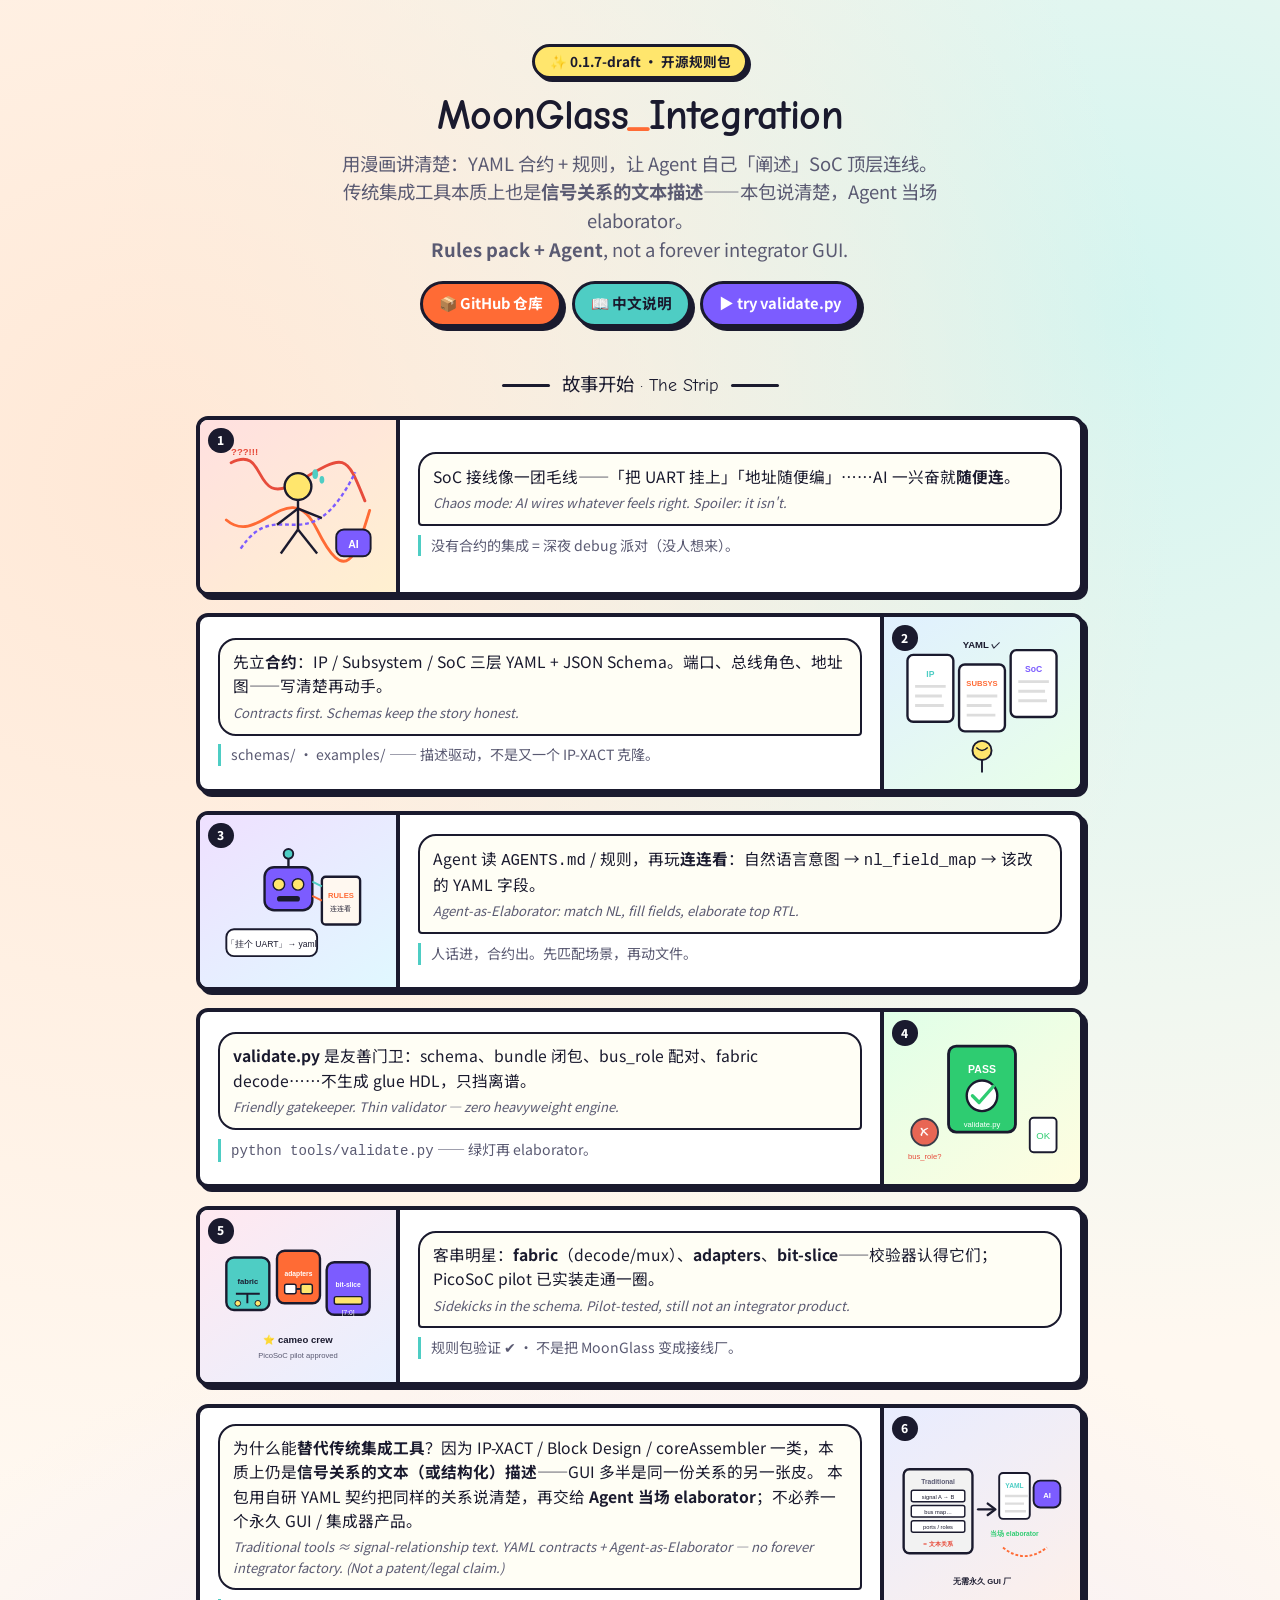
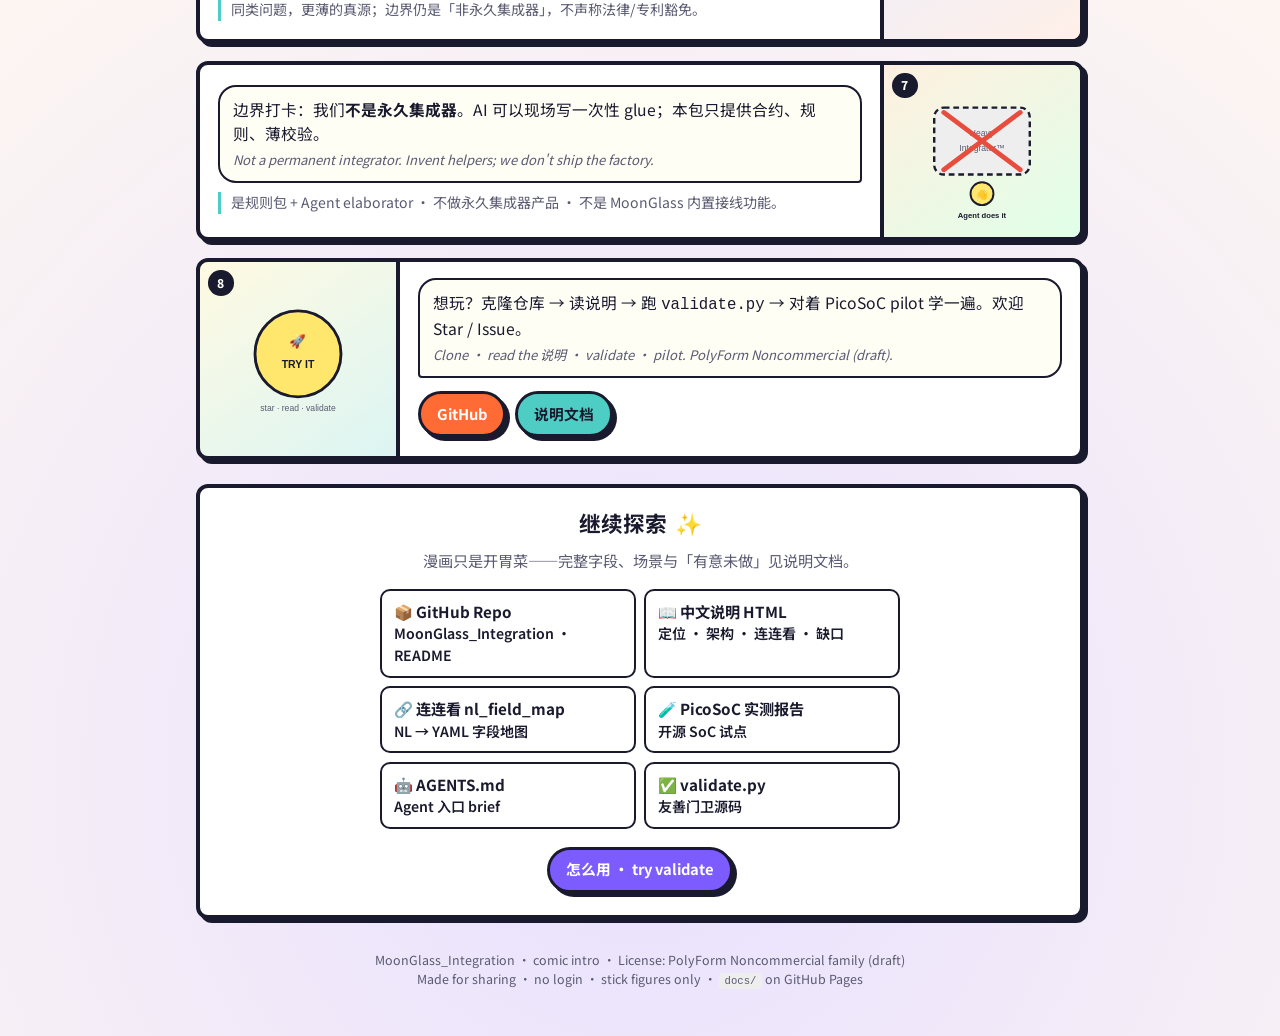
<file: docs/index.html>
<!DOCTYPE html>
<html lang="zh-CN">
<head>
  <meta charset="utf-8" />
  <meta name="viewport" content="width=device-width, initial-scale=1" />
  <title>MoonGlass_Integration · 漫画介绍</title>
  <meta name="description" content="漫画式介绍 MoonGlass_Integration：YAML 合约驱动的 SoC 组装规则包。Agent-as-Elaborator，不是永久集成器。" />
  <meta property="og:title" content="MoonGlass_Integration · 漫画介绍" />
  <meta property="og:description" content="YAML 连连看 · SoC 组装规则包。Agent-as-Elaborator，不是永久集成器。" />
  <meta property="og:type" content="website" />
  <meta property="og:url" content="https://moonglassagent.github.io/MoonGlass_Integration/" />
  <meta property="og:site_name" content="MoonGlass_Integration" />
  <meta property="og:locale" content="zh_CN" />
  <meta property="og:image" content="https://moonglassagent.github.io/MoonGlass_Integration/og-cover.jpg" />
  <meta property="og:image:secure_url" content="https://moonglassagent.github.io/MoonGlass_Integration/og-cover.jpg" />
  <meta property="og:image:type" content="image/jpeg" />
  <meta property="og:image:width" content="1200" />
  <meta property="og:image:height" content="1200" />
  <meta property="og:image:alt" content="MoonGlass_Integration 漫画封面" />
  <meta name="twitter:card" content="summary_large_image" />
  <meta name="twitter:title" content="MoonGlass_Integration · 漫画介绍" />
  <meta name="twitter:description" content="YAML 连连看 · SoC 组装规则包。" />
  <meta name="twitter:image" content="https://moonglassagent.github.io/MoonGlass_Integration/og-cover.jpg" />
  <meta itemprop="name" content="MoonGlass_Integration · 漫画介绍" />
  <meta itemprop="description" content="YAML 连连看 · SoC 组装规则包。" />
  <meta itemprop="image" content="https://moonglassagent.github.io/MoonGlass_Integration/og-cover.jpg" />
  <link rel="image_src" href="https://moonglassagent.github.io/MoonGlass_Integration/og-cover.jpg" />
  <link rel="preconnect" href="https://fonts.googleapis.com" />
  <link rel="preconnect" href="https://fonts.gstatic.com" crossorigin />
  <link href="https://fonts.googleapis.com/css2?family=Comic+Neue:wght@400;700&family=Noto+Sans+SC:wght@400;600;700&display=swap" rel="stylesheet" />
  <link rel="stylesheet" href="comic.css" />
</head>
<body>
  <div class="wrap">
    <header class="hero">
      <div class="hero-badge">✨ 0.1.7-draft · 开源规则包</div>
      <h1>MoonGlass<span class="slash">_</span>Integration</h1>
      <p class="tagline">
        用漫画讲清楚：YAML 合约 + 规则，让 Agent 自己「阐述」SoC 顶层连线。<br />
        传统集成工具本质上也是<strong>信号关系的文本描述</strong>——本包说清楚，Agent 当场 elaborator。<br />
        <strong>Rules pack + Agent</strong>, not a forever integrator GUI.
      </p>
      <div class="cta-row">
        <a class="btn" href="https://github.com/MoonGlassAgent/MoonGlass_Integration">📦 GitHub 仓库</a>
        <a class="btn secondary" href="./MoonGlass_Integration说明.html">📖 中文说明</a>
        <a class="btn purple" href="https://github.com/MoonGlassAgent/MoonGlass_Integration#怎么用">▶ try validate.py</a>
      </div>
    </header>

    <p class="strip-title">故事开始 · The Strip</p>

    <main class="comic" aria-label="MoonGlass_Integration comic strip">

      <!-- Panel 1: Chaos -->
      <article class="panel chaos">
        <div class="art" aria-hidden="true">
          <span class="panel-num">1</span>
          <svg viewBox="0 0 180 150" xmlns="http://www.w3.org/2000/svg">
            <!-- tangled wires -->
            <path d="M20 30 C60 10, 40 80, 90 50 S140 20, 160 70" fill="none" stroke="#e74c3c" stroke-width="3" stroke-linecap="round"/>
            <path d="M15 90 C50 120, 80 40, 110 100 S150 130, 165 80" fill="none" stroke="#ff6b35" stroke-width="3" stroke-linecap="round"/>
            <path d="M30 120 C70 60, 100 140, 150 40" fill="none" stroke="#7c5cff" stroke-width="2.5" stroke-dasharray="4 3"/>
            <!-- stick engineer panicking -->
            <circle cx="90" cy="55" r="14" fill="#ffe66d" stroke="#1a1a2e" stroke-width="2.5"/>
            <line x1="90" y1="69" x2="90" y2="100" stroke="#1a1a2e" stroke-width="2.5"/>
            <line x1="90" y1="78" x2="68" y2="95" stroke="#1a1a2e" stroke-width="2.5"/>
            <line x1="90" y1="78" x2="115" y2="88" stroke="#1a1a2e" stroke-width="2.5"/>
            <line x1="90" y1="100" x2="72" y2="125" stroke="#1a1a2e" stroke-width="2.5"/>
            <line x1="90" y1="100" x2="110" y2="125" stroke="#1a1a2e" stroke-width="2.5"/>
            <!-- sweat -->
            <ellipse cx="108" cy="42" rx="3" ry="5" fill="#4ecdc4"/>
            <ellipse cx="115" cy="48" rx="2.5" ry="4" fill="#4ecdc4"/>
            <!-- AI blob -->
            <rect x="130" y="100" width="36" height="28" rx="8" fill="#7c5cff" stroke="#1a1a2e" stroke-width="2"/>
            <text x="148" y="119" text-anchor="middle" font-size="11" fill="#fff" font-family="sans-serif" font-weight="700">AI</text>
            <text x="20" y="22" font-size="10" fill="#e74c3c" font-family="sans-serif" font-weight="700">???!!!</text>
          </svg>
        </div>
        <div class="story">
          <div class="bubble">
            SoC 接线像一团毛线——「把 UART 挂上」「地址随便编」……AI 一兴奋就<strong>随便连</strong>。
            <span class="en">Chaos mode: AI wires whatever feels right. Spoiler: it isn't.</span>
          </div>
          <p class="caption">没有合约的集成 = 深夜 debug 派对（没人想来）。</p>
        </div>
      </article>

      <!-- Panel 2: YAML contracts -->
      <article class="panel yaml reverse">
        <div class="art" aria-hidden="true">
          <span class="panel-num">2</span>
          <svg viewBox="0 0 180 150" xmlns="http://www.w3.org/2000/svg">
            <!-- three YAML cards -->
            <rect x="12" y="25" width="48" height="70" rx="6" fill="#fff" stroke="#1a1a2e" stroke-width="2.5"/>
            <text x="36" y="48" text-anchor="middle" font-size="9" font-weight="700" fill="#4ecdc4" font-family="sans-serif">IP</text>
            <line x1="20" y1="58" x2="52" y2="58" stroke="#ddd" stroke-width="3"/>
            <line x1="20" y1="68" x2="48" y2="68" stroke="#ddd" stroke-width="3"/>
            <line x1="20" y1="78" x2="50" y2="78" stroke="#ddd" stroke-width="3"/>

            <rect x="66" y="35" width="48" height="70" rx="6" fill="#fff" stroke="#1a1a2e" stroke-width="2.5"/>
            <text x="90" y="58" text-anchor="middle" font-size="8" font-weight="700" fill="#ff6b35" font-family="sans-serif">SUBSYS</text>
            <line x1="74" y1="68" x2="106" y2="68" stroke="#ddd" stroke-width="3"/>
            <line x1="74" y1="78" x2="100" y2="78" stroke="#ddd" stroke-width="3"/>
            <line x1="74" y1="88" x2="104" y2="88" stroke="#ddd" stroke-width="3"/>

            <rect x="120" y="20" width="48" height="70" rx="6" fill="#fff" stroke="#1a1a2e" stroke-width="2.5"/>
            <text x="144" y="43" text-anchor="middle" font-size="9" font-weight="700" fill="#7c5cff" font-family="sans-serif">SoC</text>
            <line x1="128" y1="53" x2="160" y2="53" stroke="#ddd" stroke-width="3"/>
            <line x1="128" y1="63" x2="156" y2="63" stroke="#ddd" stroke-width="3"/>
            <line x1="128" y1="73" x2="158" y2="73" stroke="#ddd" stroke-width="3"/>

            <!-- happy stick -->
            <circle cx="90" cy="125" r="10" fill="#ffe66d" stroke="#1a1a2e" stroke-width="2"/>
            <line x1="90" y1="135" x2="90" y2="148" stroke="#1a1a2e" stroke-width="2"/>
            <path d="M84 122 Q90 128 96 122" fill="none" stroke="#1a1a2e" stroke-width="1.5"/>
            <text x="90" y="18" text-anchor="middle" font-size="10" fill="#1a1a2e" font-family="sans-serif" font-weight="700">YAML ✓</text>
          </svg>
        </div>
        <div class="story">
          <div class="bubble right">
            先立<strong>合约</strong>：IP / Subsystem / SoC 三层 YAML + JSON Schema。端口、总线角色、地址图——写清楚再动手。
            <span class="en">Contracts first. Schemas keep the story honest.</span>
          </div>
          <p class="caption">schemas/ · examples/ —— 描述驱动，不是又一个 IP-XACT 克隆。</p>
        </div>
      </article>

      <!-- Panel 3: Agent + 连连看 -->
      <article class="panel agent">
        <div class="art" aria-hidden="true">
          <span class="panel-num">3</span>
          <svg viewBox="0 0 180 150" xmlns="http://www.w3.org/2000/svg">
            <!-- agent robot -->
            <rect x="55" y="40" width="50" height="45" rx="10" fill="#7c5cff" stroke="#1a1a2e" stroke-width="2.5"/>
            <circle cx="70" cy="58" r="6" fill="#ffe66d" stroke="#1a1a2e" stroke-width="1.5"/>
            <circle cx="90" cy="58" r="6" fill="#ffe66d" stroke="#1a1a2e" stroke-width="1.5"/>
            <rect x="68" y="70" width="24" height="6" rx="3" fill="#1a1a2e"/>
            <line x1="80" y1="30" x2="80" y2="40" stroke="#1a1a2e" stroke-width="2.5"/>
            <circle cx="80" cy="26" r="5" fill="#4ecdc4" stroke="#1a1a2e" stroke-width="2"/>
            <!-- book of rules -->
            <rect x="115" y="50" width="40" height="50" rx="4" fill="#fff8f0" stroke="#1a1a2e" stroke-width="2.5"/>
            <text x="135" y="72" text-anchor="middle" font-size="8" font-weight="700" fill="#ff6b35" font-family="sans-serif">RULES</text>
            <text x="135" y="86" text-anchor="middle" font-size="7" fill="#1a1a2e" font-family="sans-serif">连连看</text>
            <!-- match lines -->
            <line x1="105" y1="55" x2="115" y2="60" stroke="#4ecdc4" stroke-width="2"/>
            <line x1="105" y1="70" x2="115" y2="75" stroke="#ff6b35" stroke-width="2"/>
            <!-- NL speech -->
            <rect x="15" y="105" width="95" height="28" rx="8" fill="#fff" stroke="#1a1a2e" stroke-width="2"/>
            <text x="62" y="123" text-anchor="middle" font-size="9" fill="#1a1a2e" font-family="sans-serif">「挂个 UART」→ yaml</text>
          </svg>
        </div>
        <div class="story">
          <div class="bubble">
            Agent 读 <code>AGENTS.md</code> / 规则，再玩<strong>连连看</strong>：自然语言意图 → <code>nl_field_map</code> → 该改的 YAML 字段。
            <span class="en">Agent-as-Elaborator: match NL, fill fields, elaborate top RTL.</span>
          </div>
          <p class="caption">人话进，合约出。先匹配场景，再动文件。</p>
        </div>
      </article>

      <!-- Panel 4: validate.py gatekeeper -->
      <article class="panel gate reverse">
        <div class="art" aria-hidden="true">
          <span class="panel-num">4</span>
          <svg viewBox="0 0 180 150" xmlns="http://www.w3.org/2000/svg">
            <!-- gate / checkpoint -->
            <rect x="55" y="20" width="70" height="90" rx="8" fill="#2ecc71" stroke="#1a1a2e" stroke-width="3"/>
            <text x="90" y="48" text-anchor="middle" font-size="11" font-weight="800" fill="#fff" font-family="sans-serif">PASS</text>
            <circle cx="90" cy="72" r="16" fill="#fff" stroke="#1a1a2e" stroke-width="2.5"/>
            <path d="M80 72 L87 79 L102 62" fill="none" stroke="#2ecc71" stroke-width="3.5" stroke-linecap="round" stroke-linejoin="round"/>
            <text x="90" y="105" text-anchor="middle" font-size="8" fill="#fff" font-family="sans-serif">validate.py</text>
            <!-- rejected blob -->
            <circle cx="30" cy="110" r="14" fill="#e74c3c" stroke="#1a1a2e" stroke-width="2" opacity="0.85"/>
            <text x="30" y="114" text-anchor="middle" font-size="10" fill="#fff" font-family="sans-serif" font-weight="700">✗</text>
            <text x="30" y="138" text-anchor="middle" font-size="8" fill="#e74c3c" font-family="sans-serif">bus_role?</text>
            <!-- happy yaml -->
            <rect x="140" y="95" width="28" height="36" rx="4" fill="#fff" stroke="#1a1a2e" stroke-width="2"/>
            <text x="154" y="117" text-anchor="middle" font-size="10" fill="#2ecc71" font-family="sans-serif">OK</text>
          </svg>
        </div>
        <div class="story">
          <div class="bubble right">
            <strong>validate.py</strong> 是友善门卫：schema、bundle 闭包、bus_role 配对、fabric decode……不生成 glue HDL，只挡离谱。
            <span class="en">Friendly gatekeeper. Thin validator — zero heavyweight engine.</span>
          </div>
          <p class="caption"><code>python tools/validate.py</code> —— 绿灯再 elaborator。</p>
        </div>
      </article>

      <!-- Panel 5: fabric / adapters / bit-slice cameos -->
      <article class="panel cameo">
        <div class="art" aria-hidden="true">
          <span class="panel-num">5</span>
          <svg viewBox="0 0 180 150" xmlns="http://www.w3.org/2000/svg">
            <!-- three cameo characters -->
            <!-- fabric -->
            <g transform="translate(15,35)">
              <rect width="45" height="55" rx="8" fill="#4ecdc4" stroke="#1a1a2e" stroke-width="2.5"/>
              <text x="22.5" y="28" text-anchor="middle" font-size="8" font-weight="700" fill="#1a1a2e" font-family="sans-serif">fabric</text>
              <path d="M10 38 H35 M22 38 V48" stroke="#1a1a2e" stroke-width="2"/>
              <circle cx="12" cy="48" r="3" fill="#ffe66d" stroke="#1a1a2e" stroke-width="1"/>
              <circle cx="33" cy="48" r="3" fill="#ffe66d" stroke="#1a1a2e" stroke-width="1"/>
            </g>
            <!-- adapters -->
            <g transform="translate(68,28)">
              <rect width="45" height="55" rx="8" fill="#ff6b35" stroke="#1a1a2e" stroke-width="2.5"/>
              <text x="22.5" y="26" text-anchor="middle" font-size="7" font-weight="700" fill="#fff" font-family="sans-serif">adapters</text>
              <rect x="8" y="35" width="12" height="10" rx="2" fill="#fff" stroke="#1a1a2e" stroke-width="1.5"/>
              <rect x="25" y="35" width="12" height="10" rx="2" fill="#ffe66d" stroke="#1a1a2e" stroke-width="1.5"/>
              <path d="M20 40 H25" stroke="#1a1a2e" stroke-width="2"/>
            </g>
            <!-- bit-slice -->
            <g transform="translate(120,40)">
              <rect width="45" height="55" rx="8" fill="#7c5cff" stroke="#1a1a2e" stroke-width="2.5"/>
              <text x="22.5" y="26" text-anchor="middle" font-size="7" font-weight="700" fill="#fff" font-family="sans-serif">bit-slice</text>
              <rect x="8" y="36" width="29" height="8" rx="2" fill="#ffe66d" stroke="#1a1a2e" stroke-width="1.5"/>
              <text x="22.5" y="55" text-anchor="middle" font-size="7" fill="#fff" font-family="sans-serif">[7:0]</text>
            </g>
            <text x="90" y="125" text-anchor="middle" font-size="10" fill="#1a1a2e" font-family="sans-serif" font-weight="700">⭐ cameo crew</text>
            <text x="90" y="140" text-anchor="middle" font-size="8" fill="#5a5a72" font-family="sans-serif">PicoSoC pilot approved</text>
          </svg>
        </div>
        <div class="story">
          <div class="bubble">
            客串明星：<strong>fabric</strong>（decode/mux）、<strong>adapters</strong>、<strong>bit-slice</strong>——校验器认得它们；PicoSoC pilot 已实装走通一圈。
            <span class="en">Sidekicks in the schema. Pilot-tested, still not an integrator product.</span>
          </div>
          <p class="caption">规则包验证 ✔ · 不是把 MoonGlass 变成接线厂。</p>
        </div>
      </article>


      <!-- Panel 6: why pack+Agent can stand in for traditional tools -->
      <article class="panel why reverse">
        <div class="art" aria-hidden="true">
          <span class="panel-num">6</span>
          <svg viewBox="0 0 180 150" xmlns="http://www.w3.org/2000/svg">
            <!-- left: traditional "tool" = framed text stack -->
            <rect x="8" y="18" width="72" height="88" rx="6" fill="#f2f2f2" stroke="#1a1a2e" stroke-width="2.5"/>
            <text x="44" y="34" text-anchor="middle" font-size="7" font-weight="700" fill="#5a5a72" font-family="sans-serif">Traditional</text>
            <rect x="16" y="40" width="56" height="12" rx="2" fill="#fff" stroke="#1a1a2e" stroke-width="1.5"/>
            <text x="44" y="49" text-anchor="middle" font-size="6" fill="#1a1a2e" font-family="sans-serif">signal A → B</text>
            <rect x="16" y="56" width="56" height="12" rx="2" fill="#fff" stroke="#1a1a2e" stroke-width="1.5"/>
            <text x="44" y="65" text-anchor="middle" font-size="6" fill="#1a1a2e" font-family="sans-serif">bus map…</text>
            <rect x="16" y="72" width="56" height="12" rx="2" fill="#fff" stroke="#1a1a2e" stroke-width="1.5"/>
            <text x="44" y="81" text-anchor="middle" font-size="6" fill="#1a1a2e" font-family="sans-serif">ports / roles</text>
            <text x="44" y="98" text-anchor="middle" font-size="6.5" fill="#e74c3c" font-family="sans-serif" font-weight="700">= 文本关系</text>

            <!-- arrow -->
            <path d="M86 60 L102 60" stroke="#1a1a2e" stroke-width="2.5" stroke-linecap="round"/>
            <path d="M96 54 L104 60 L96 66" fill="none" stroke="#1a1a2e" stroke-width="2.5" stroke-linecap="round" stroke-linejoin="round"/>

            <!-- right: YAML + Agent elaborator -->
            <rect x="108" y="22" width="32" height="48" rx="4" fill="#fff" stroke="#1a1a2e" stroke-width="2"/>
            <text x="124" y="38" text-anchor="middle" font-size="7" font-weight="700" fill="#4ecdc4" font-family="sans-serif">YAML</text>
            <line x1="114" y1="46" x2="138" y2="46" stroke="#ddd" stroke-width="2.5"/>
            <line x1="114" y1="54" x2="134" y2="54" stroke="#ddd" stroke-width="2.5"/>
            <line x1="114" y1="62" x2="136" y2="62" stroke="#ddd" stroke-width="2.5"/>

            <rect x="144" y="30" width="28" height="28" rx="7" fill="#7c5cff" stroke="#1a1a2e" stroke-width="2"/>
            <text x="158" y="48" text-anchor="middle" font-size="8" fill="#fff" font-family="sans-serif" font-weight="700">AI</text>

            <!-- spark / on-the-spot -->
            <text x="124" y="88" text-anchor="middle" font-size="7" fill="#2ecc71" font-family="sans-serif" font-weight="700">当场 elaborator</text>
            <path d="M112 100 Q134 118 158 100" fill="none" stroke="#ff6b35" stroke-width="2" stroke-dasharray="3 2"/>
            <text x="90" y="138" text-anchor="middle" font-size="8" fill="#1a1a2e" font-family="sans-serif" font-weight="700">无需永久 GUI 厂</text>
          </svg>
        </div>
        <div class="story">
          <div class="bubble right">
            为什么能<strong>替代传统集成工具</strong>？因为 IP-XACT / Block Design / coreAssembler 一类，本质上仍是<strong>信号关系的文本（或结构化）描述</strong>——GUI 多半是同一份关系的另一张皮。
            本包用自研 YAML 契约把同样的关系说清楚，再交给 <strong>Agent 当场 elaborator</strong>；不必养一个永久 GUI / 集成器产品。
            <span class="en">Traditional tools ≈ signal-relationship text. YAML contracts + Agent-as-Elaborator — no forever integrator factory. (Not a patent/legal claim.)</span>
          </div>
          <p class="caption">同类问题，更薄的真源；边界仍是「非永久集成器」，不声称法律/专利豁免。</p>
        </div>
      </article>

      <!-- Panel 7: boundary punchline -->
      <article class="panel boundary reverse">
        <div class="art" aria-hidden="true">
          <span class="panel-num">7</span>
          <svg viewBox="0 0 180 150" xmlns="http://www.w3.org/2000/svg">
            <!-- big X over heavy engine -->
            <rect x="40" y="30" width="100" height="70" rx="10" fill="#eee" stroke="#1a1a2e" stroke-width="2.5" stroke-dasharray="6 4"/>
            <text x="90" y="60" text-anchor="middle" font-size="9" fill="#5a5a72" font-family="sans-serif">Heavy</text>
            <text x="90" y="75" text-anchor="middle" font-size="9" fill="#5a5a72" font-family="sans-serif">Integrator™</text>
            <line x1="50" y1="35" x2="130" y2="95" stroke="#e74c3c" stroke-width="5" stroke-linecap="round"/>
            <line x1="130" y1="35" x2="50" y2="95" stroke="#e74c3c" stroke-width="5" stroke-linecap="round"/>
            <!-- small agent waving -->
            <circle cx="90" cy="120" r="12" fill="#ffe66d" stroke="#1a1a2e" stroke-width="2"/>
            <text x="90" y="125" text-anchor="middle" font-size="10" font-family="sans-serif">👋</text>
            <text x="90" y="145" text-anchor="middle" font-size="8" fill="#1a1a2e" font-family="sans-serif" font-weight="700">Agent does it</text>
          </svg>
        </div>
        <div class="story">
          <div class="bubble right">
            边界打卡：我们<strong>不是永久集成器</strong>。AI 可以现场写一次性 glue；本包只提供合约、规则、薄校验。
            <span class="en">Not a permanent integrator. Invent helpers; we don't ship the factory.</span>
          </div>
          <p class="caption">是规则包 + Agent elaborator · 不做永久集成器产品 · 不是 MoonGlass 内置接线功能。</p>
        </div>
      </article>

      <!-- Panel 8: CTA -->
      <article class="panel cta-panel">
        <div class="art" aria-hidden="true">
          <span class="panel-num">8</span>
          <svg viewBox="0 0 180 150" xmlns="http://www.w3.org/2000/svg">
            <circle cx="90" cy="70" r="45" fill="#ffe66d" stroke="#1a1a2e" stroke-width="3"/>
            <text x="90" y="62" text-anchor="middle" font-size="14" font-family="sans-serif">🚀</text>
            <text x="90" y="85" text-anchor="middle" font-size="11" font-weight="800" fill="#1a1a2e" font-family="sans-serif">TRY IT</text>
            <text x="90" y="130" text-anchor="middle" font-size="9" fill="#5a5a72" font-family="sans-serif">star · read · validate</text>
          </svg>
        </div>
        <div class="story">
          <div class="bubble">
            想玩？克隆仓库 → 读说明 → 跑 <code>validate.py</code> → 对着 PicoSoC pilot 学一遍。欢迎 Star / Issue。
            <span class="en">Clone · read the 说明 · validate · pilot. PolyForm Noncommercial (draft).</span>
          </div>
          <div class="cta-row" style="justify-content:flex-start;margin-top:0.25rem">
            <a class="btn" href="https://github.com/MoonGlassAgent/MoonGlass_Integration">GitHub</a>
            <a class="btn secondary" href="./MoonGlass_Integration说明.html">说明文档</a>
          </div>
        </div>
      </article>
    </main>

    <section class="finale">
      <h2>继续探索 <span class="spark">✨</span></h2>
      <p>漫画只是开胃菜——完整字段、场景与「有意未做」见说明文档。</p>
      <div class="links-grid">
        <a href="https://github.com/MoonGlassAgent/MoonGlass_Integration">
          <strong>📦 GitHub Repo</strong>
          MoonGlass_Integration · README
        </a>
        <a href="./MoonGlass_Integration说明.html">
          <strong>📖 中文说明 HTML</strong>
          定位 · 架构 · 连连看 · 缺口
        </a>
        <a href="https://github.com/MoonGlassAgent/MoonGlass_Integration/blob/main/rules/nl_field_map.md">
          <strong>🔗 连连看 nl_field_map</strong>
          NL → YAML 字段地图
        </a>
        <a href="https://github.com/MoonGlassAgent/MoonGlass_Integration/blob/main/pilots/picosoc/实测报告.html">
          <strong>🧪 PicoSoC 实测报告</strong>
          开源 SoC 试点
        </a>
        <a href="https://github.com/MoonGlassAgent/MoonGlass_Integration/blob/main/AGENTS.md">
          <strong>🤖 AGENTS.md</strong>
          Agent 入口 brief
        </a>
        <a href="https://github.com/MoonGlassAgent/MoonGlass_Integration/blob/main/tools/validate.py">
          <strong>✅ validate.py</strong>
          友善门卫源码
        </a>
      </div>
      <div class="cta-row">
        <a class="btn purple" href="https://github.com/MoonGlassAgent/MoonGlass_Integration#怎么用">怎么用 · try validate</a>
      </div>
    </section>

    <footer class="footer">
      <p>MoonGlass_Integration · comic intro · License: PolyForm Noncommercial family (draft)</p>
      <p>Made for sharing · no login · stick figures only · <code>docs/</code> on GitHub Pages</p>
    </footer>
  </div>
</body>
</html>
</file>
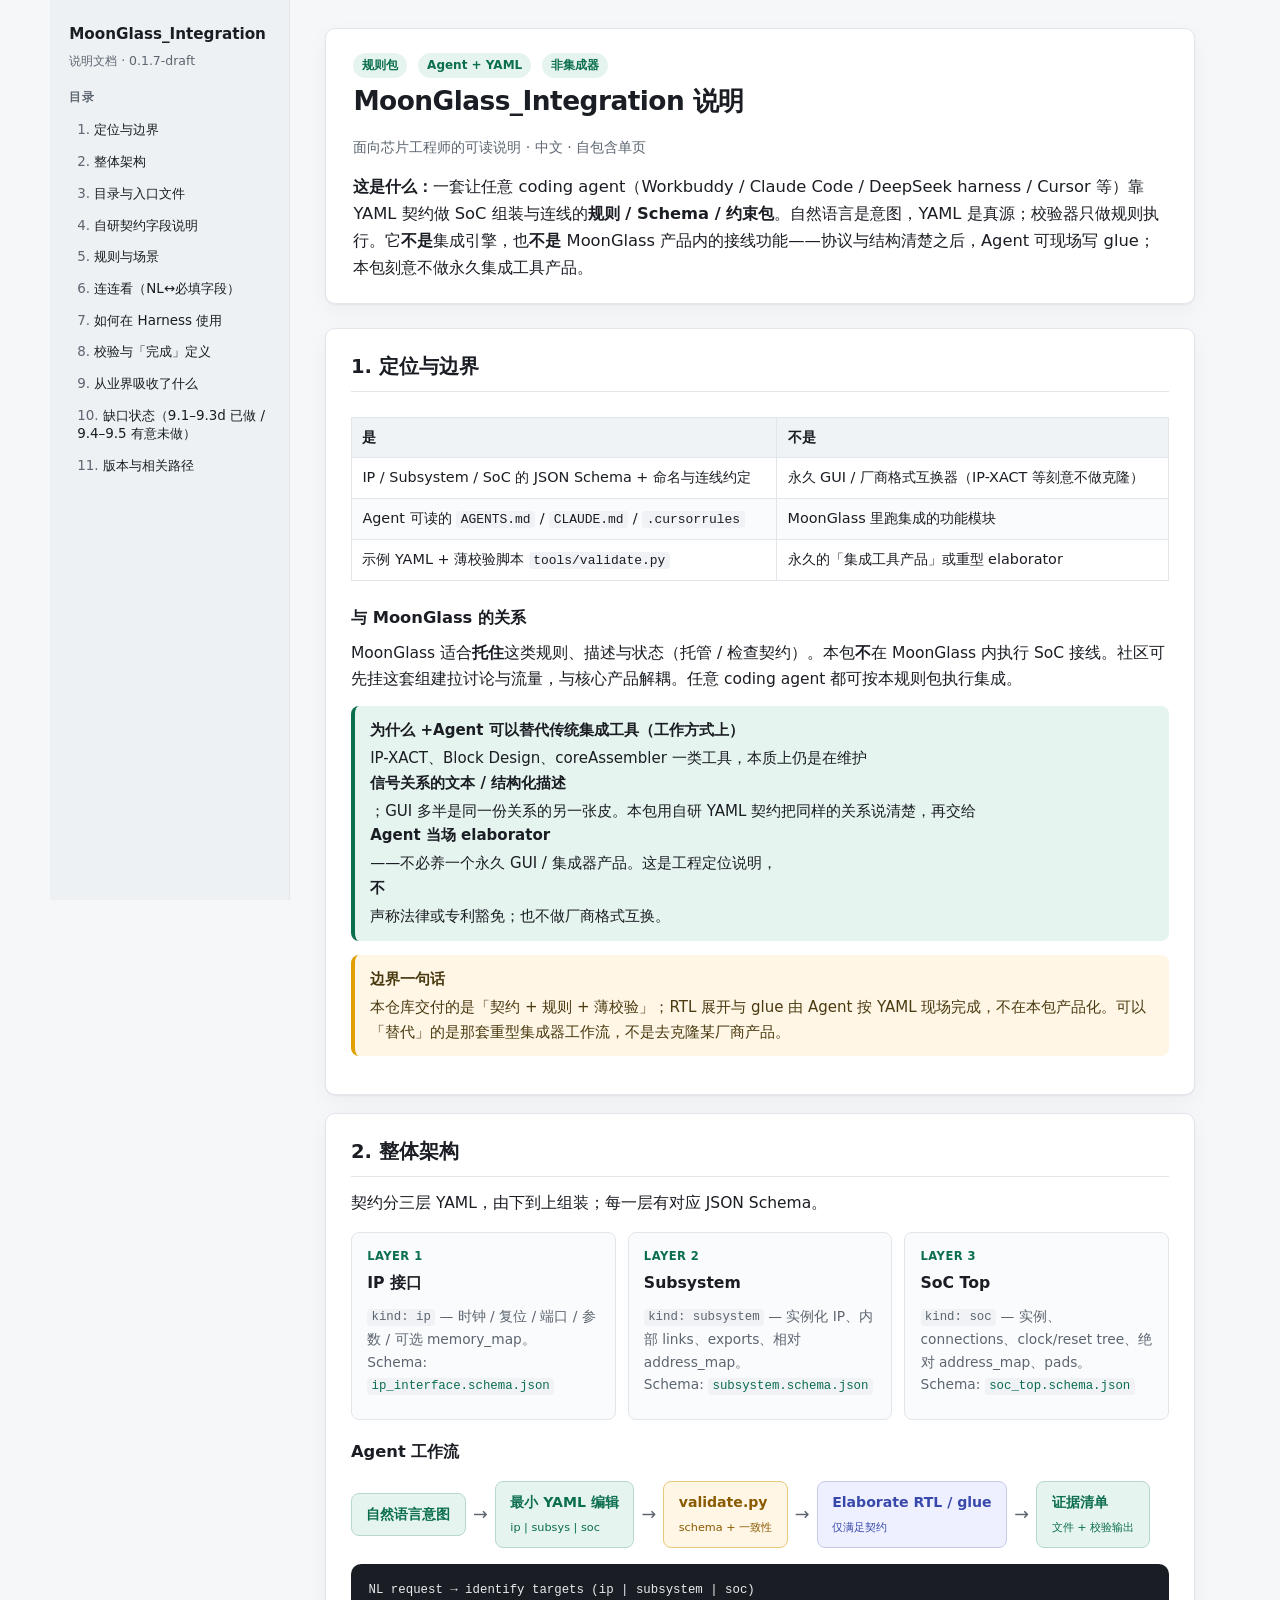
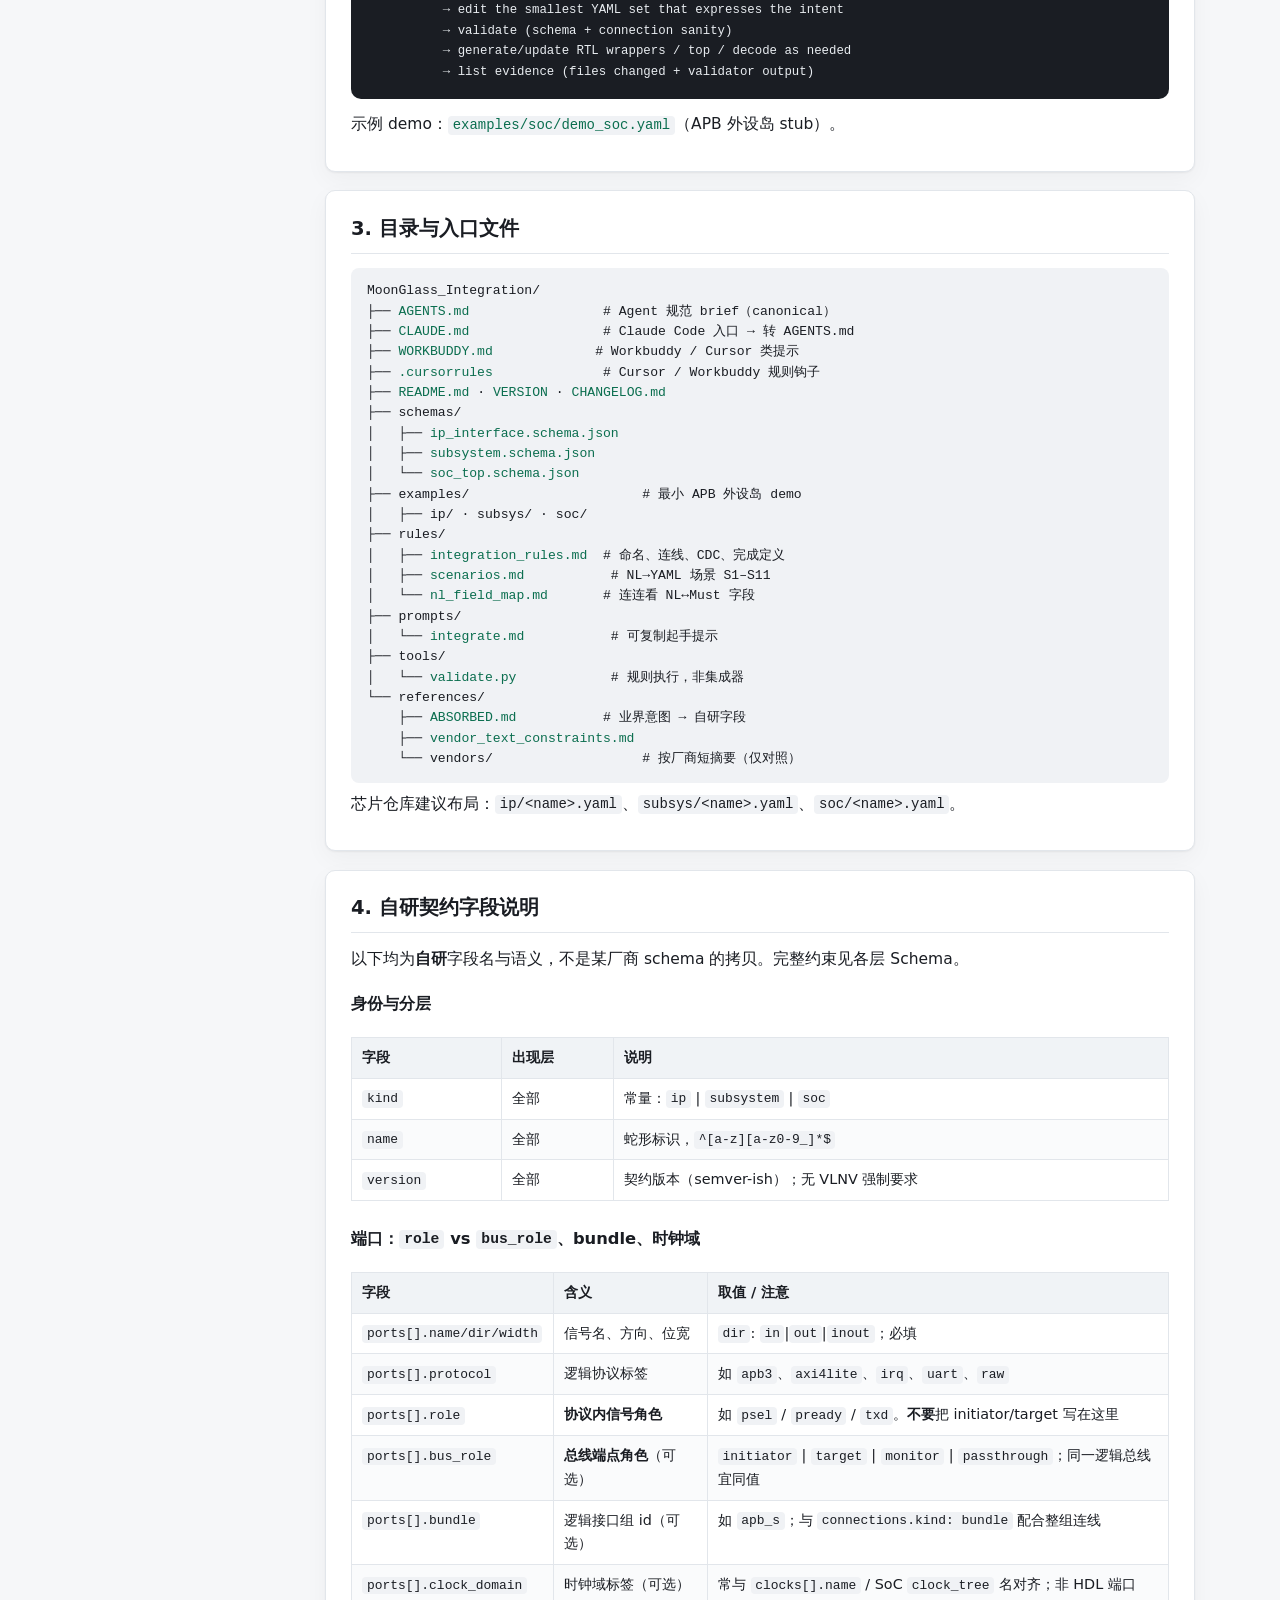
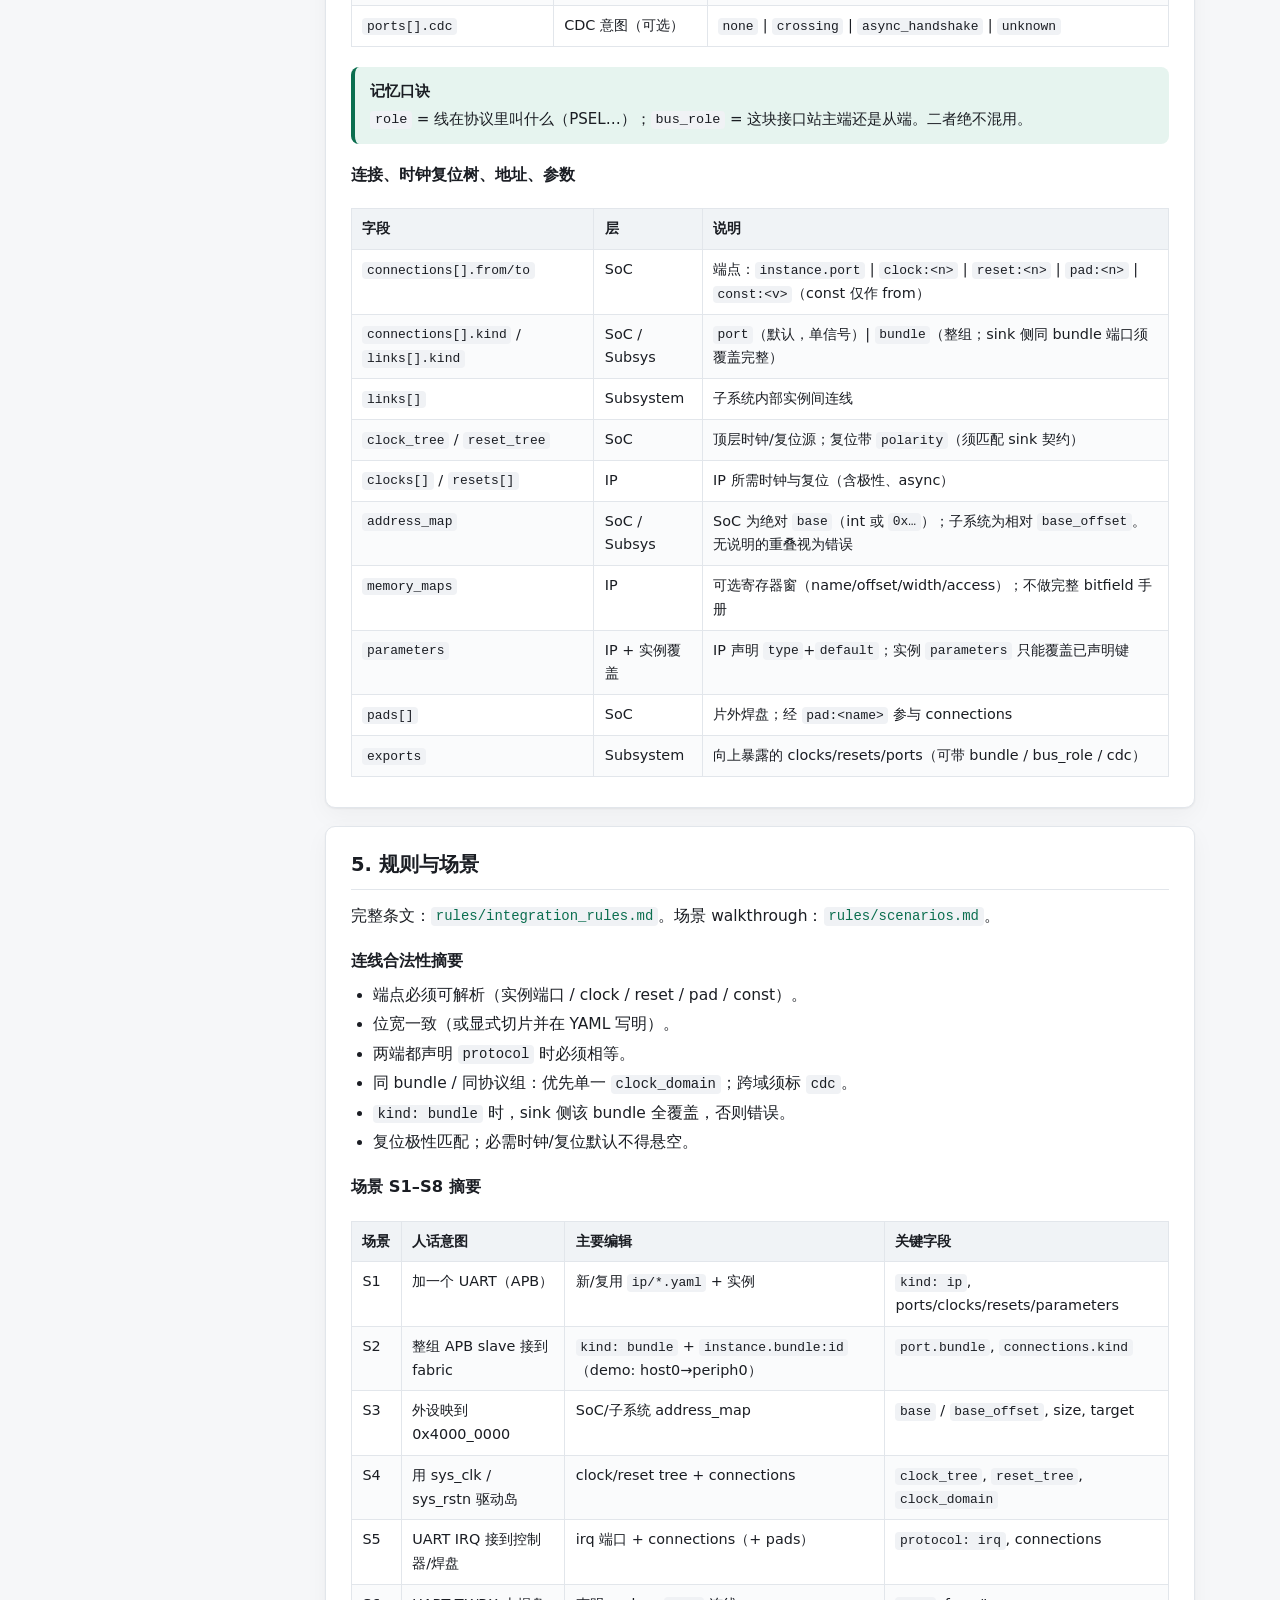
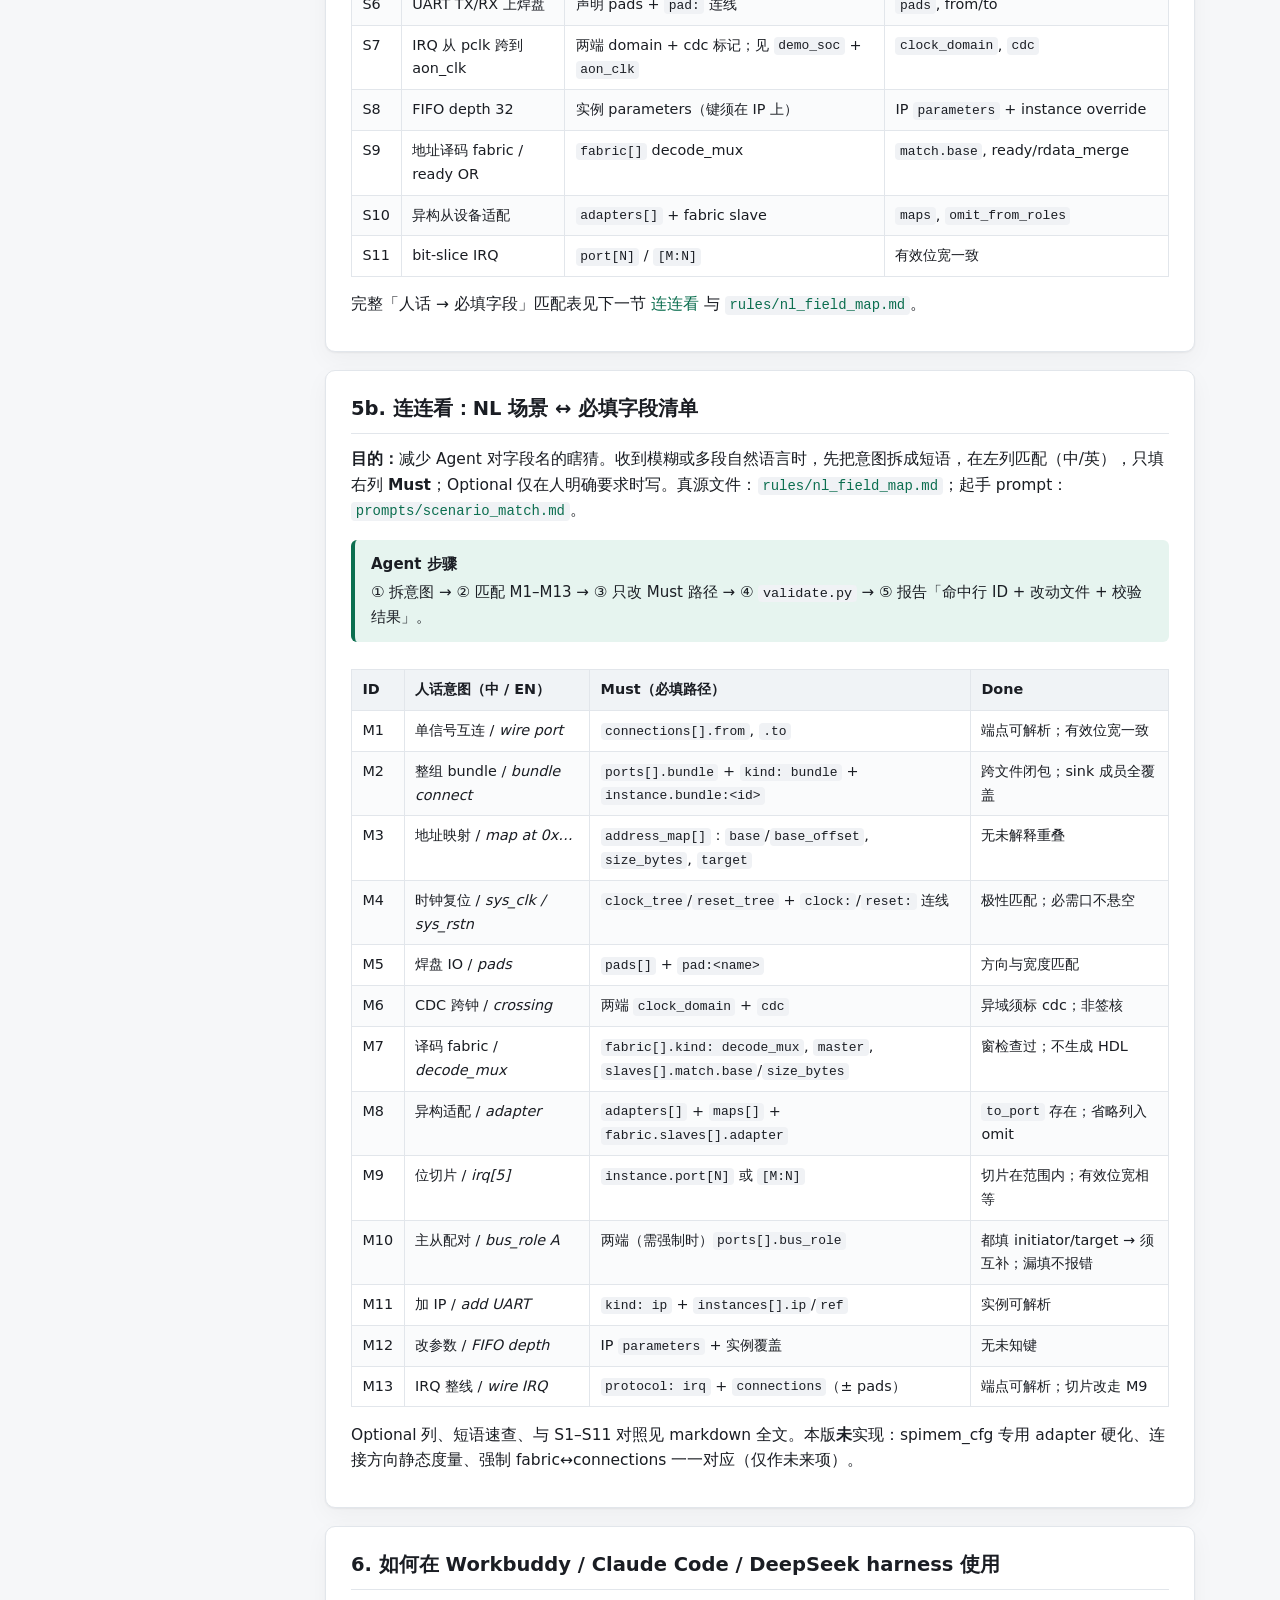
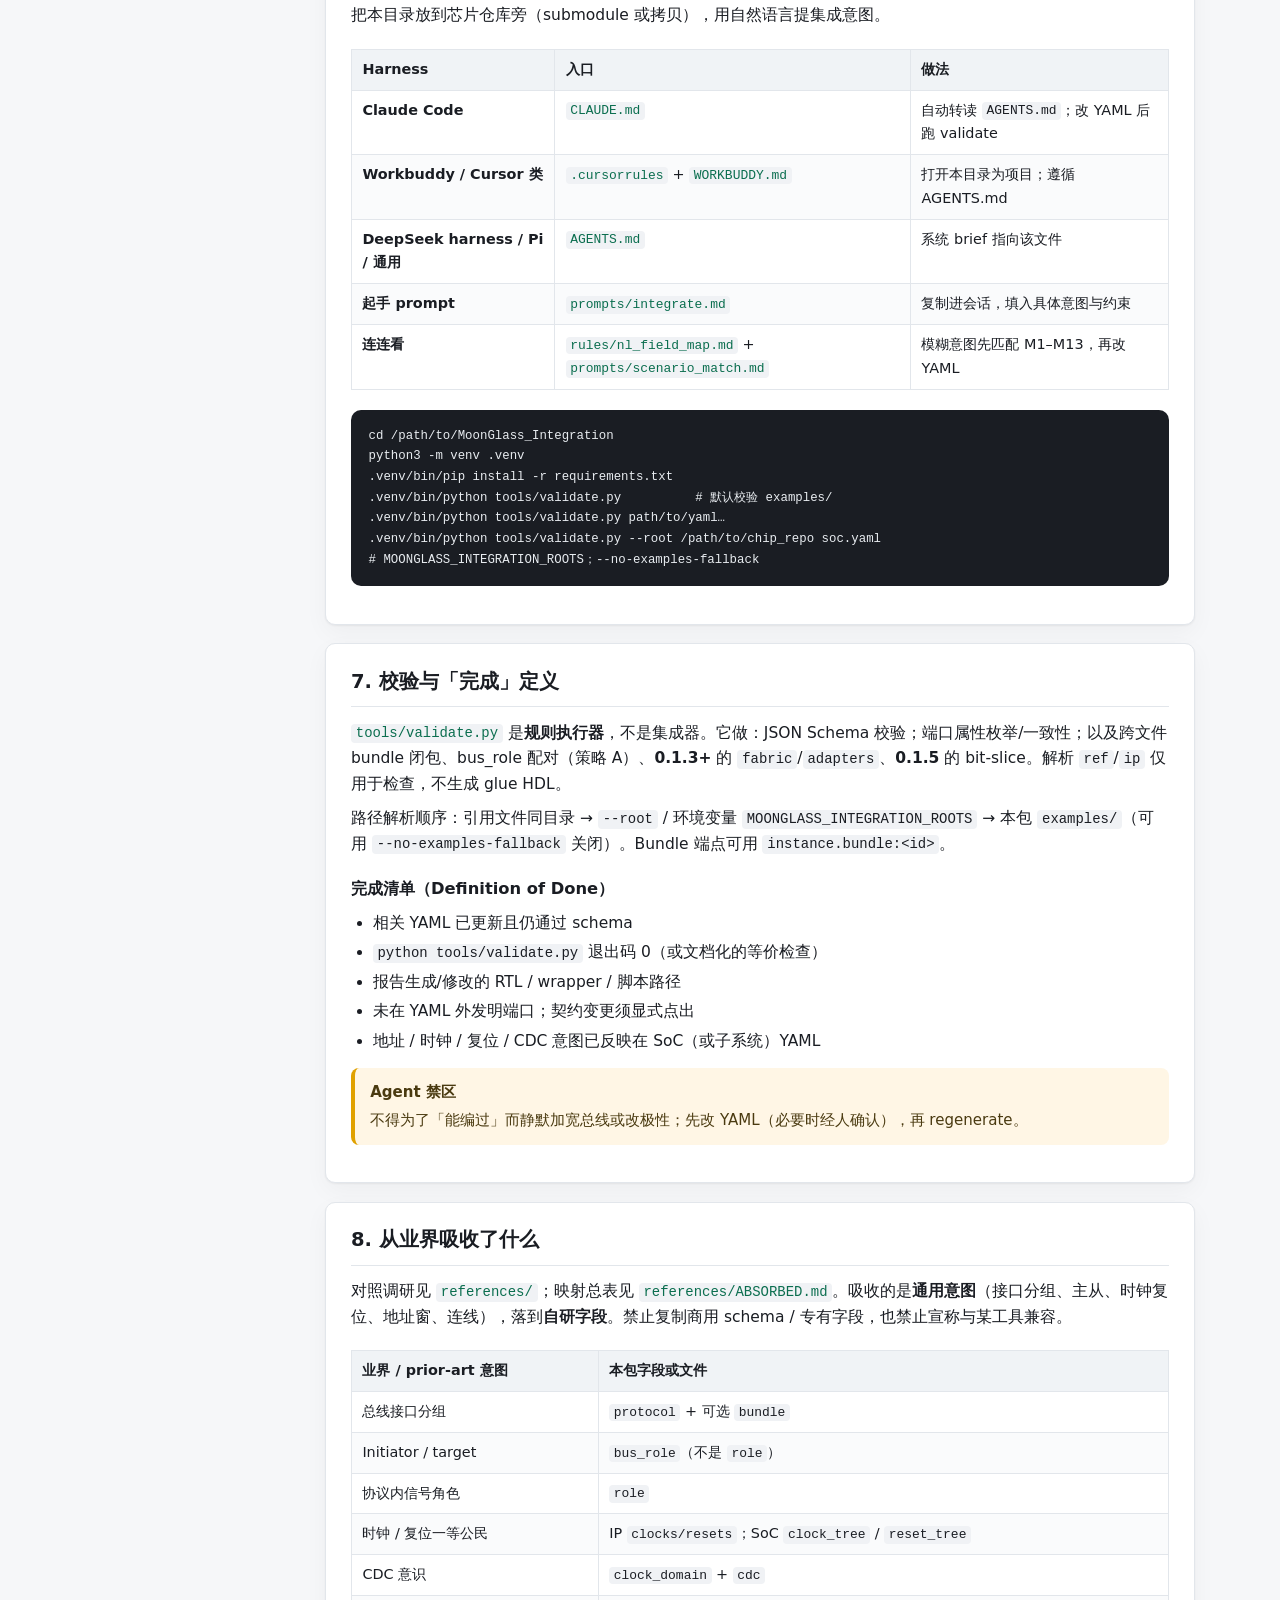
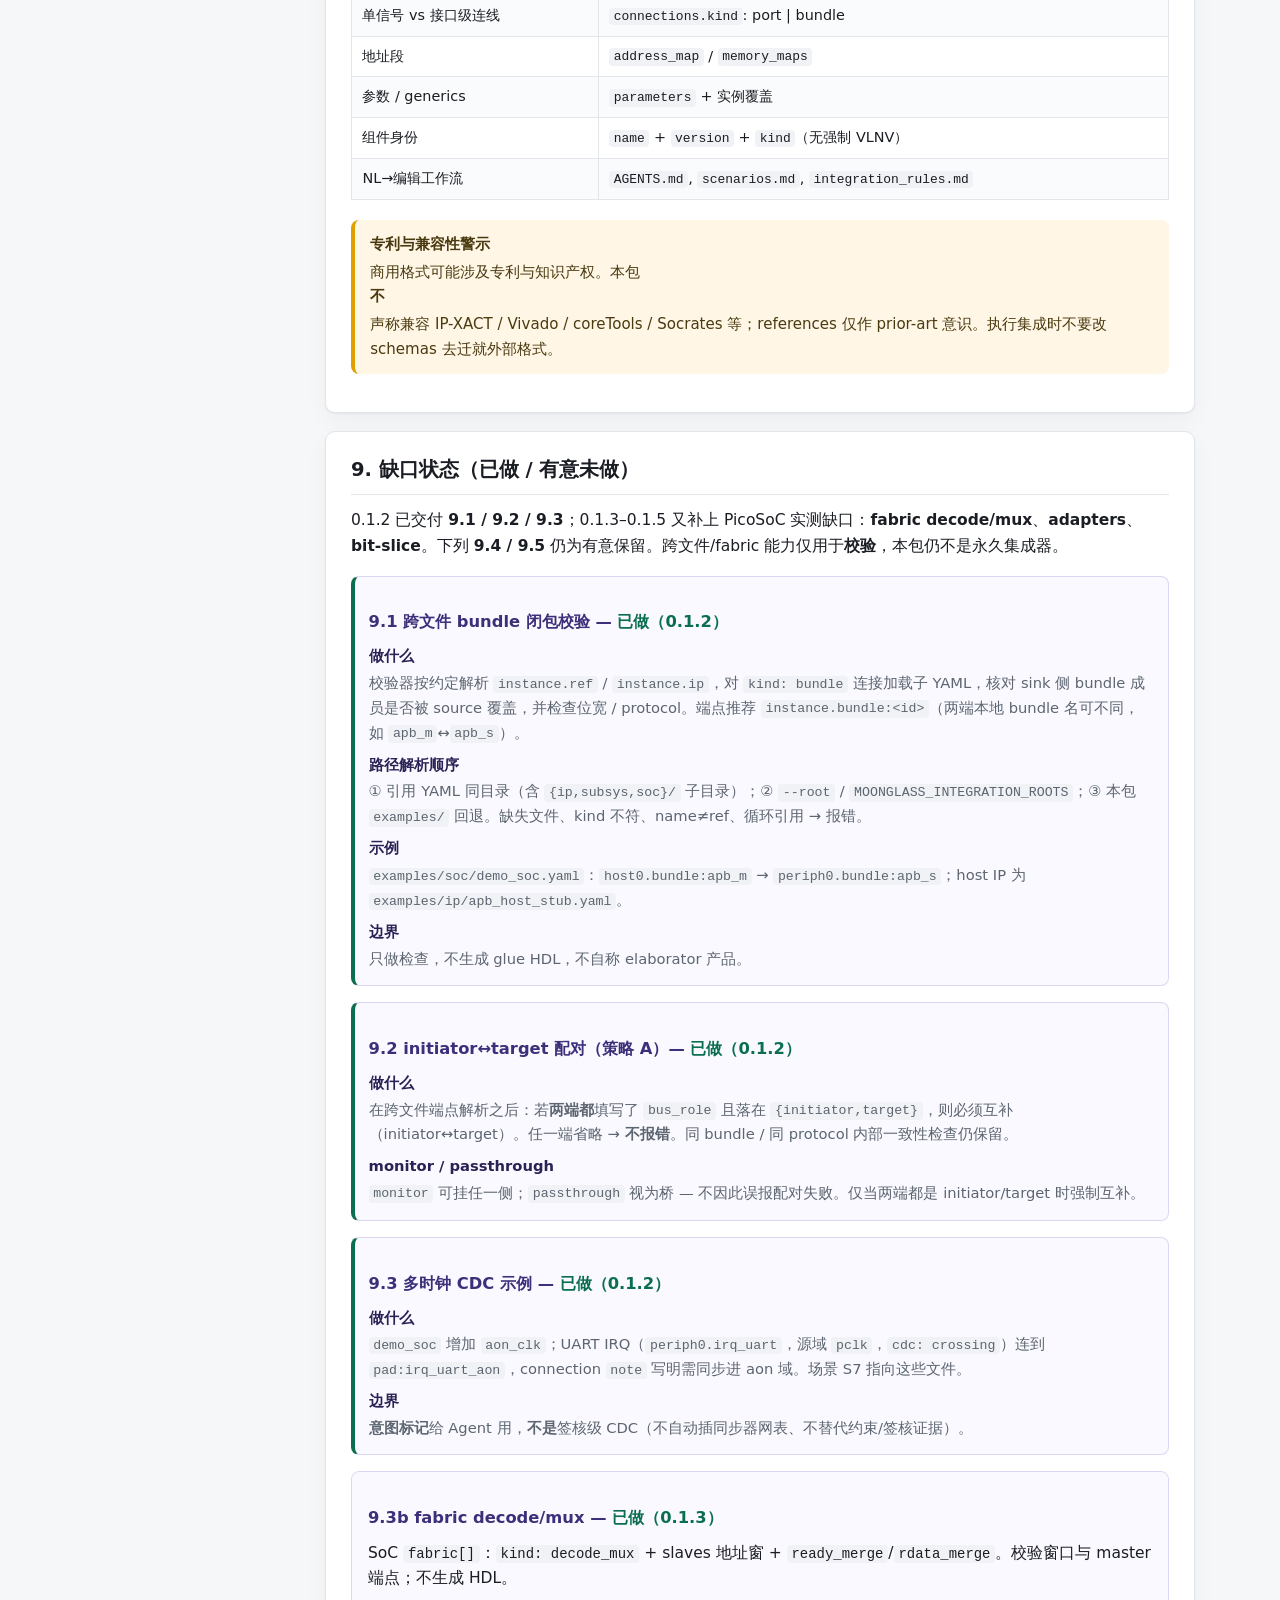
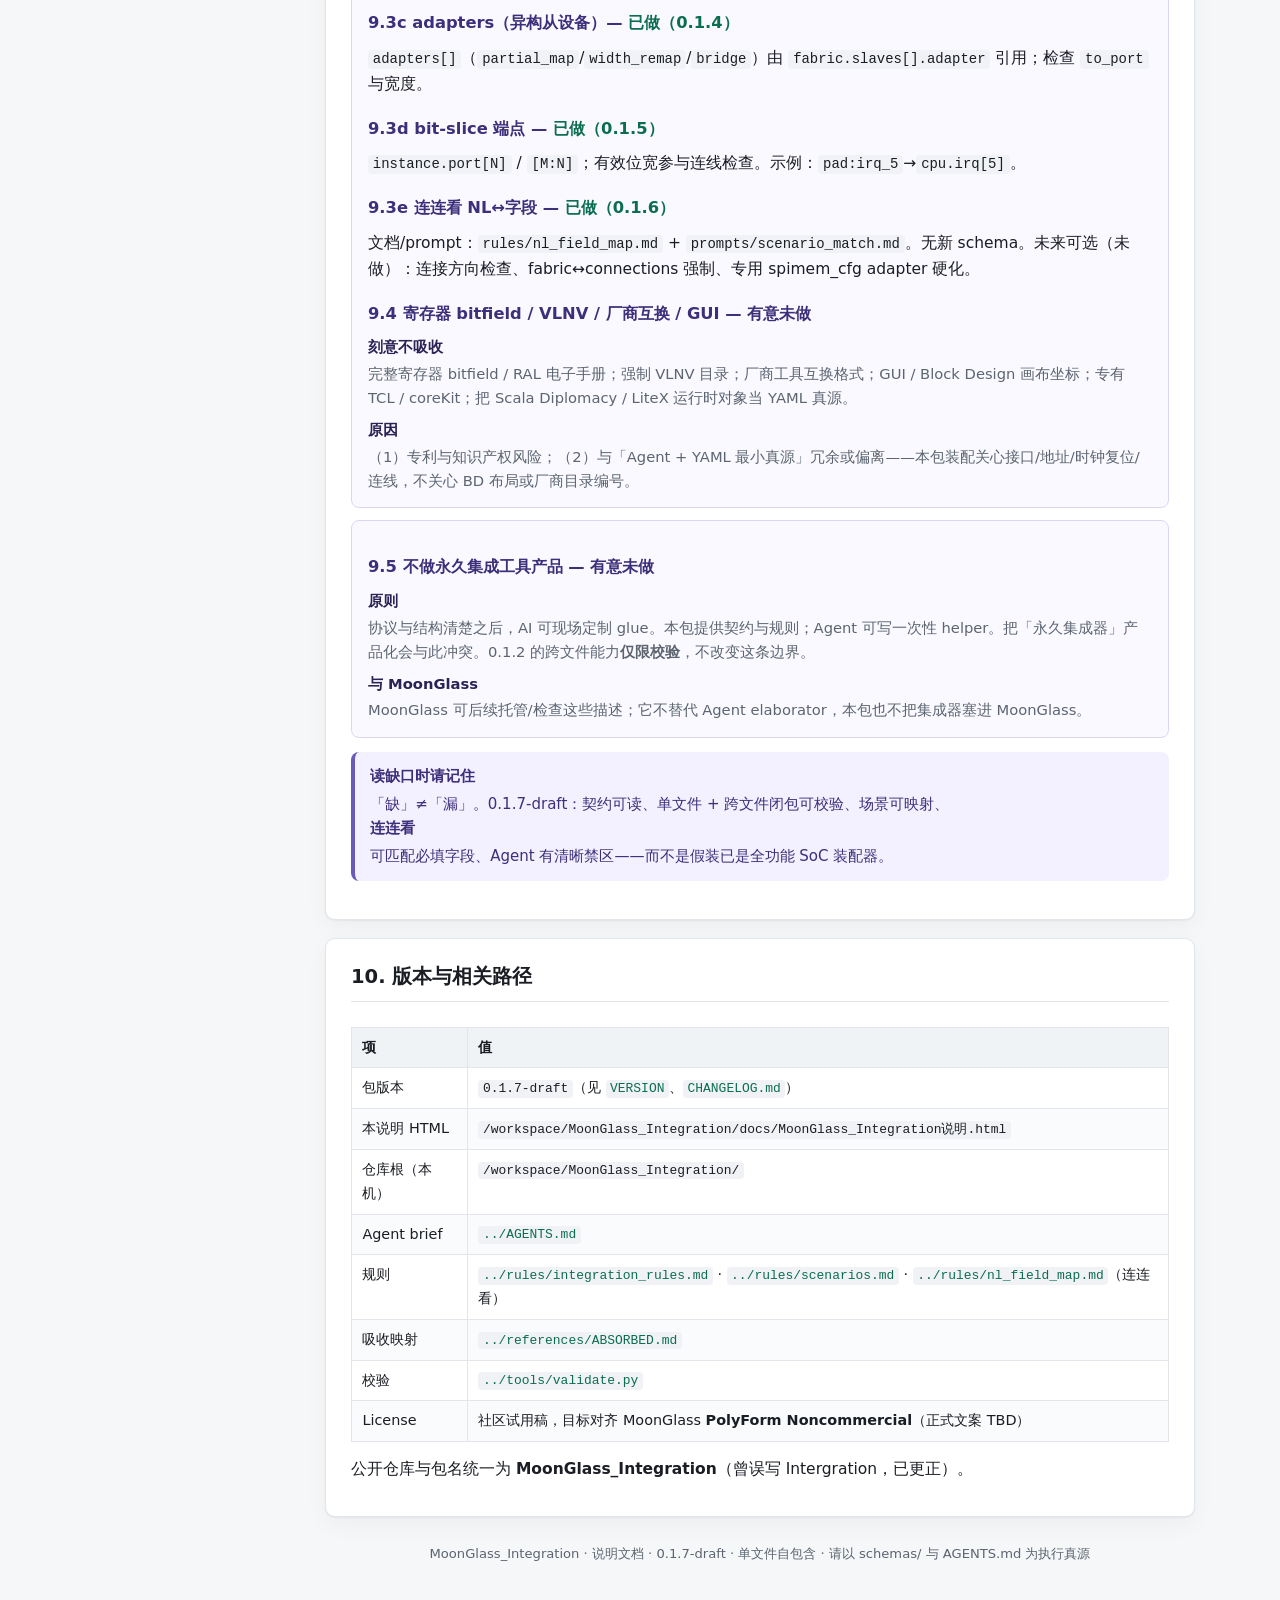
<file: docs/MoonGlass_Integration说明.html>
<!DOCTYPE html>
<html lang="zh-CN">
<head>
<meta charset="utf-8">
<meta name="viewport" content="width=device-width, initial-scale=1">
<title>MoonGlass_Integration 说明 — 0.1.7-draft</title>
<style>
  :root {
    --bg: #f6f7f9;
    --card: #ffffff;
    --ink: #1a1d23;
    --muted: #5c6570;
    --line: #e2e6eb;
    --accent: #0b6e4f;
    --accent-soft: #e6f4ef;
    --warn: #8a5a00;
    --warn-bg: #fff6e5;
    --gap-bg: #f3f0ff;
    --gap-ink: #3d2f7a;
    --code-bg: #f0f2f5;
    --toc-w: 240px;
    --radius: 10px;
    --shadow: 0 1px 2px rgba(26,29,35,.06), 0 8px 24px rgba(26,29,35,.04);
    font-family: "Segoe UI", "PingFang SC", "Hiragino Sans GB", "Microsoft YaHei",
                 "Noto Sans CJK SC", system-ui, sans-serif;
  }
  * { box-sizing: border-box; }
  html { scroll-behavior: smooth; }
  body {
    margin: 0;
    color: var(--ink);
    background: var(--bg);
    line-height: 1.65;
    font-size: 15.5px;
  }
  a { color: var(--accent); text-decoration: none; }
  a:hover { text-decoration: underline; }
  code, .mono {
    font-family: ui-monospace, "SF Mono", Menlo, Consolas, "Noto Sans Mono", monospace;
    font-size: 0.9em;
  }
  code {
    background: var(--code-bg);
    padding: 0.1em 0.35em;
    border-radius: 4px;
  }
  pre {
    background: #1a1d23;
    color: #e8ecf0;
    padding: 1rem 1.1rem;
    border-radius: var(--radius);
    overflow-x: auto;
    font-size: 0.86rem;
    line-height: 1.5;
  }
  pre code { background: none; padding: 0; color: inherit; }

  .layout {
    display: grid;
    grid-template-columns: var(--toc-w) minmax(0, 1fr);
    gap: 0;
    max-width: 1180px;
    margin: 0 auto;
    min-height: 100vh;
  }
  nav.toc {
    position: sticky;
    top: 0;
    align-self: start;
    height: 100vh;
    overflow-y: auto;
    padding: 1.4rem 1rem 2rem 1.2rem;
    background: #eef1f4;
    border-right: 1px solid var(--line);
  }
  nav.toc .brand {
    font-weight: 700;
    font-size: 0.95rem;
    color: var(--ink);
    margin-bottom: 0.25rem;
  }
  nav.toc .ver {
    font-size: 0.78rem;
    color: var(--muted);
    margin-bottom: 1rem;
  }
  nav.toc h2 {
    font-size: 0.72rem;
    text-transform: uppercase;
    letter-spacing: .06em;
    color: var(--muted);
    margin: 0 0 0.55rem;
    font-weight: 600;
  }
  nav.toc ol {
    list-style: none;
    margin: 0;
    padding: 0;
    counter-reset: toc;
  }
  nav.toc li { margin: 0 0 0.15rem; }
  nav.toc a {
    display: block;
    padding: 0.35rem 0.5rem;
    border-radius: 6px;
    color: var(--ink);
    font-size: 0.84rem;
    line-height: 1.35;
    text-decoration: none;
  }
  nav.toc a:hover { background: #e0e5ea; text-decoration: none; }
  nav.toc a::before {
    counter-increment: toc;
    content: counter(toc) ". ";
    color: var(--muted);
    font-variant-numeric: tabular-nums;
  }

  main {
    padding: 1.75rem 2.2rem 3.5rem;
  }
  header.hero {
    background: var(--card);
    border: 1px solid var(--line);
    border-radius: var(--radius);
    box-shadow: var(--shadow);
    padding: 1.5rem 1.7rem 1.35rem;
    margin-bottom: 1.5rem;
  }
  header.hero h1 {
    margin: 0 0 0.35rem;
    font-size: 1.65rem;
    letter-spacing: -0.02em;
  }
  header.hero .meta {
    color: var(--muted);
    font-size: 0.88rem;
    margin-bottom: 0.9rem;
  }
  header.hero .lead {
    margin: 0;
    font-size: 1.02rem;
    max-width: 52rem;
  }
  .badge {
    display: inline-block;
    background: var(--accent-soft);
    color: var(--accent);
    font-size: 0.75rem;
    font-weight: 600;
    padding: 0.15rem 0.55rem;
    border-radius: 999px;
    margin-right: 0.4rem;
    vertical-align: middle;
  }

  section.block {
    background: var(--card);
    border: 1px solid var(--line);
    border-radius: var(--radius);
    box-shadow: var(--shadow);
    padding: 1.35rem 1.55rem 1.5rem;
    margin-bottom: 1.15rem;
    scroll-margin-top: 1rem;
  }
  section.block h2 {
    margin: 0 0 0.85rem;
    font-size: 1.22rem;
    padding-bottom: 0.5rem;
    border-bottom: 1px solid var(--line);
  }
  section.block h3 {
    margin: 1.15rem 0 0.5rem;
    font-size: 1.02rem;
  }
  section.block p { margin: 0.55rem 0; }
  section.block ul, section.block ol { margin: 0.4rem 0 0.6rem; padding-left: 1.35rem; }
  section.block li { margin: 0.25rem 0; }

  .callout {
    border-radius: 8px;
    padding: 0.75rem 0.95rem;
    margin: 0.85rem 0;
    font-size: 0.94rem;
  }
  .callout.warn { background: var(--warn-bg); border-left: 4px solid #e0a100; color: #4a3a10; }
  .callout.gap { background: var(--gap-bg); border-left: 4px solid #6b5bb8; color: var(--gap-ink); }
  .callout.ok { background: var(--accent-soft); border-left: 4px solid var(--accent); }
  .callout strong { display: block; margin-bottom: 0.2rem; }

  table {
    width: 100%;
    border-collapse: collapse;
    font-size: 0.9rem;
    margin: 0.7rem 0 0.4rem;
  }
  th, td {
    border: 1px solid var(--line);
    padding: 0.5rem 0.65rem;
    text-align: left;
    vertical-align: top;
  }
  th {
    background: #f0f3f6;
    font-weight: 600;
    white-space: nowrap;
  }
  tr:nth-child(even) td { background: #fafbfc; }
  .table-wrap { overflow-x: auto; }

  /* Architecture flow */
  .flow {
    display: flex;
    flex-wrap: wrap;
    align-items: center;
    gap: 0.45rem;
    margin: 1rem 0;
  }
  .flow .node {
    background: var(--accent-soft);
    border: 1px solid #b7d9cb;
    color: var(--accent);
    font-weight: 600;
    padding: 0.55rem 0.9rem;
    border-radius: 8px;
    font-size: 0.88rem;
  }
  .flow .arrow { color: var(--muted); font-size: 1.1rem; }
  .flow .node.rtl { background: #eef0ff; border-color: #c5cae8; color: #3949ab; }
  .flow .node.val { background: #fff6e5; border-color: #e8c97a; color: var(--warn); }

  .layers {
    display: grid;
    grid-template-columns: repeat(3, 1fr);
    gap: 0.75rem;
    margin: 1rem 0;
  }
  @media (max-width: 860px) {
    .layers { grid-template-columns: 1fr; }
    .layout { grid-template-columns: 1fr; }
    nav.toc {
      position: relative;
      height: auto;
      border-right: none;
      border-bottom: 1px solid var(--line);
    }
    main { padding: 1.2rem 1rem 2.5rem; }
  }
  .layer-card {
    border: 1px solid var(--line);
    border-radius: 8px;
    padding: 0.85rem 0.95rem;
    background: #fafbfc;
  }
  .layer-card .tag {
    font-size: 0.72rem;
    font-weight: 700;
    color: var(--accent);
    letter-spacing: .04em;
    text-transform: uppercase;
  }
  .layer-card h4 { margin: 0.25rem 0 0.4rem; font-size: 0.98rem; }
  .layer-card p { margin: 0; font-size: 0.86rem; color: var(--muted); }

  .filetree {
    background: var(--code-bg);
    border-radius: 8px;
    padding: 0.85rem 1rem;
    font-family: ui-monospace, Menlo, Consolas, monospace;
    font-size: 0.82rem;
    line-height: 1.55;
    overflow-x: auto;
  }
  .filetree a { color: var(--accent); }

  .gap-item {
    border: 1px solid #ddd6f3;
    border-radius: 8px;
    padding: 0.9rem 1rem;
    margin: 0.75rem 0;
    background: #faf9ff;
  }
  .gap-item h3 {
    margin: 0 0 0.4rem;
    font-size: 1rem;
    color: var(--gap-ink);
  }
  .gap-item .why {
    margin: 0.35rem 0 0;
    font-size: 0.92rem;
  }
  .gap-item .why dt {
    font-weight: 600;
    margin-top: 0.45rem;
    color: #2a2155;
  }
  .gap-item .why dd {
    margin: 0.15rem 0 0 0;
    color: var(--muted);
  }

  footer.page-foot {
    margin-top: 0.5rem;
    color: var(--muted);
    font-size: 0.82rem;
    text-align: center;
    padding: 0.5rem;
  }
</style>
</head>
<body>
<div class="layout">
<nav class="toc" aria-label="目录">
  <div class="brand">MoonGlass_Integration</div>
  <div class="ver">说明文档 · 0.1.7-draft</div>
  <h2>目录</h2>
  <ol>
    <li><a href="#定位与边界">定位与边界</a></li>
    <li><a href="#整体架构">整体架构</a></li>
    <li><a href="#目录与入口文件">目录与入口文件</a></li>
    <li><a href="#自研契约字段说明">自研契约字段说明</a></li>
    <li><a href="#规则与场景">规则与场景</a></li>
    <li><a href="#连连看">连连看（NL↔必填字段）</a></li>
    <li><a href="#如何使用">如何在 Harness 使用</a></li>
    <li><a href="#校验与完成定义">校验与「完成」定义</a></li>
    <li><a href="#从业界吸收了什么">从业界吸收了什么</a></li>
    <li><a href="#仍缺及原因">缺口状态（9.1–9.3d 已做 / 9.4–9.5 有意未做）</a></li>
    <li><a href="#版本与相关路径">版本与相关路径</a></li>
  </ol>
</nav>

<main>
<header class="hero" id="这是什么">
  <span class="badge">规则包</span>
  <span class="badge">Agent + YAML</span>
  <span class="badge">非集成器</span>
  <h1>MoonGlass_Integration 说明</h1>
  <p class="meta">面向芯片工程师的可读说明 · 中文 · 自包含单页</p>
  <p class="lead"><strong>这是什么：</strong>一套让任意 coding agent（Workbuddy / Claude Code / DeepSeek harness / Cursor 等）靠 YAML 契约做 SoC 组装与连线的<strong>规则 / Schema / 约束包</strong>。自然语言是意图，YAML 是真源；校验器只做规则执行。它<strong>不是</strong>集成引擎，也<strong>不是</strong> MoonGlass 产品内的接线功能——协议与结构清楚之后，Agent 可现场写 glue；本包刻意不做永久集成工具产品。</p>
</header>

<!-- 1 -->
<section class="block" id="定位与边界">
  <h2>1. 定位与边界</h2>
  <div class="table-wrap">
  <table>
    <thead><tr><th>是</th><th>不是</th></tr></thead>
    <tbody>
      <tr>
        <td>IP / Subsystem / SoC 的 JSON Schema + 命名与连线约定</td>
        <td>永久 GUI / 厂商格式互换器（IP-XACT 等刻意不做克隆）</td>
      </tr>
      <tr>
        <td>Agent 可读的 <code>AGENTS.md</code> / <code>CLAUDE.md</code> / <code>.cursorrules</code></td>
        <td>MoonGlass 里跑集成的功能模块</td>
      </tr>
      <tr>
        <td>示例 YAML + 薄校验脚本 <code>tools/validate.py</code></td>
        <td>永久的「集成工具产品」或重型 elaborator</td>
      </tr>
    </tbody>
  </table>
  </div>
  <h3>与 MoonGlass 的关系</h3>
  <p>MoonGlass 适合<strong>托住</strong>这类规则、描述与状态（托管 / 检查契约）。本包<strong>不</strong>在 MoonGlass 内执行 SoC 接线。社区可先挂这套组建拉讨论与流量，与核心产品解耦。任意 coding agent 都可按本规则包执行集成。</p>
  <div class="callout ok">
    <strong>为什么 +Agent 可以替代传统集成工具（工作方式上）</strong>
    IP-XACT、Block Design、coreAssembler 一类工具，本质上仍是在维护<strong>信号关系的文本 / 结构化描述</strong>；GUI 多半是同一份关系的另一张皮。本包用自研 YAML 契约把同样的关系说清楚，再交给 <strong>Agent 当场 elaborator</strong>——不必养一个永久 GUI / 集成器产品。这是工程定位说明，<strong>不</strong>声称法律或专利豁免；也不做厂商格式互换。
  </div>
  <div class="callout warn">
    <strong>边界一句话</strong>
    本仓库交付的是「契约 + 规则 + 薄校验」；RTL 展开与 glue 由 Agent 按 YAML 现场完成，不在本包产品化。可以「替代」的是那套重型集成器工作流，不是去克隆某厂商产品。
  </div>
</section>

<!-- 2 -->
<section class="block" id="整体架构">
  <h2>2. 整体架构</h2>
  <p>契约分三层 YAML，由下到上组装；每一层有对应 JSON Schema。</p>
  <div class="layers">
    <div class="layer-card">
      <div class="tag">Layer 1</div>
      <h4>IP 接口</h4>
      <p><code>kind: ip</code> — 时钟 / 复位 / 端口 / 参数 / 可选 memory_map。<br>
      Schema: <a href="../schemas/ip_interface.schema.json"><code>ip_interface.schema.json</code></a></p>
    </div>
    <div class="layer-card">
      <div class="tag">Layer 2</div>
      <h4>Subsystem</h4>
      <p><code>kind: subsystem</code> — 实例化 IP、内部 links、exports、相对 address_map。<br>
      Schema: <a href="../schemas/subsystem.schema.json"><code>subsystem.schema.json</code></a></p>
    </div>
    <div class="layer-card">
      <div class="tag">Layer 3</div>
      <h4>SoC Top</h4>
      <p><code>kind: soc</code> — 实例、connections、clock/reset tree、绝对 address_map、pads。<br>
      Schema: <a href="../schemas/soc_top.schema.json"><code>soc_top.schema.json</code></a></p>
    </div>
  </div>

  <h3>Agent 工作流</h3>
  <div class="flow" aria-label="工作流图">
    <div class="node">自然语言意图</div>
    <div class="arrow">→</div>
    <div class="node">最小 YAML 编辑<br><span style="font-weight:400;font-size:0.8em">ip | subsys | soc</span></div>
    <div class="arrow">→</div>
    <div class="node val">validate.py<br><span style="font-weight:400;font-size:0.8em">schema + 一致性</span></div>
    <div class="arrow">→</div>
    <div class="node rtl">Elaborate RTL / glue<br><span style="font-weight:400;font-size:0.8em">仅满足契约</span></div>
    <div class="arrow">→</div>
    <div class="node">证据清单<br><span style="font-weight:400;font-size:0.8em">文件 + 校验输出</span></div>
  </div>
  <pre><code>NL request → identify targets (ip | subsystem | soc)
          → edit the smallest YAML set that expresses the intent
          → validate (schema + connection sanity)
          → generate/update RTL wrappers / top / decode as needed
          → list evidence (files changed + validator output)</code></pre>
  <p>示例 demo：<a href="../examples/soc/demo_soc.yaml"><code>examples/soc/demo_soc.yaml</code></a>（APB 外设岛 stub）。</p>
</section>

<!-- 3 -->
<section class="block" id="目录与入口文件">
  <h2>3. 目录与入口文件</h2>
  <div class="filetree">
MoonGlass_Integration/<br>
├── <a href="../AGENTS.md">AGENTS.md</a> &nbsp;&nbsp;&nbsp;&nbsp;&nbsp;&nbsp;&nbsp;&nbsp;&nbsp;&nbsp;&nbsp;&nbsp;&nbsp;&nbsp;&nbsp;&nbsp;# Agent 规范 brief（canonical）<br>
├── <a href="../CLAUDE.md">CLAUDE.md</a> &nbsp;&nbsp;&nbsp;&nbsp;&nbsp;&nbsp;&nbsp;&nbsp;&nbsp;&nbsp;&nbsp;&nbsp;&nbsp;&nbsp;&nbsp;&nbsp;# Claude Code 入口 → 转 AGENTS.md<br>
├── <a href="../WORKBUDDY.md">WORKBUDDY.md</a> &nbsp;&nbsp;&nbsp;&nbsp;&nbsp;&nbsp;&nbsp;&nbsp;&nbsp;&nbsp;&nbsp;&nbsp;# Workbuddy / Cursor 类提示<br>
├── <a href="../.cursorrules">.cursorrules</a> &nbsp;&nbsp;&nbsp;&nbsp;&nbsp;&nbsp;&nbsp;&nbsp;&nbsp;&nbsp;&nbsp;&nbsp;&nbsp;# Cursor / Workbuddy 规则钩子<br>
├── <a href="../README.md">README.md</a> · <a href="../VERSION">VERSION</a> · <a href="../CHANGELOG.md">CHANGELOG.md</a><br>
├── schemas/<br>
│&nbsp;&nbsp; ├── <a href="../schemas/ip_interface.schema.json">ip_interface.schema.json</a><br>
│&nbsp;&nbsp; ├── <a href="../schemas/subsystem.schema.json">subsystem.schema.json</a><br>
│&nbsp;&nbsp; └── <a href="../schemas/soc_top.schema.json">soc_top.schema.json</a><br>
├── examples/ &nbsp;&nbsp;&nbsp;&nbsp;&nbsp;&nbsp;&nbsp;&nbsp;&nbsp;&nbsp;&nbsp;&nbsp;&nbsp;&nbsp;&nbsp;&nbsp;&nbsp;&nbsp;&nbsp;&nbsp;&nbsp;# 最小 APB 外设岛 demo<br>
│&nbsp;&nbsp; ├── ip/ · subsys/ · soc/<br>
├── rules/<br>
│&nbsp;&nbsp; ├── <a href="../rules/integration_rules.md">integration_rules.md</a> &nbsp;# 命名、连线、CDC、完成定义<br>
│&nbsp;&nbsp; ├── <a href="../rules/scenarios.md">scenarios.md</a> &nbsp;&nbsp;&nbsp;&nbsp;&nbsp;&nbsp;&nbsp;&nbsp;&nbsp;&nbsp;# NL→YAML 场景 S1–S11<br>
│&nbsp;&nbsp; └── <a href="../rules/nl_field_map.md">nl_field_map.md</a> &nbsp;&nbsp;&nbsp;&nbsp;&nbsp;&nbsp;# 连连看 NL↔Must 字段<br>
├── prompts/<br>
│&nbsp;&nbsp; └── <a href="../prompts/integrate.md">integrate.md</a> &nbsp;&nbsp;&nbsp;&nbsp;&nbsp;&nbsp;&nbsp;&nbsp;&nbsp;&nbsp;# 可复制起手提示<br>
├── tools/<br>
│&nbsp;&nbsp; └── <a href="../tools/validate.py">validate.py</a> &nbsp;&nbsp;&nbsp;&nbsp;&nbsp;&nbsp;&nbsp;&nbsp;&nbsp;&nbsp;&nbsp;# 规则执行，非集成器<br>
└── references/<br>
&nbsp;&nbsp;&nbsp; ├── <a href="../references/ABSORBED.md">ABSORBED.md</a> &nbsp;&nbsp;&nbsp;&nbsp;&nbsp;&nbsp;&nbsp;&nbsp;&nbsp;&nbsp;# 业界意图 → 自研字段<br>
&nbsp;&nbsp;&nbsp; ├── <a href="../references/vendor_text_constraints.md">vendor_text_constraints.md</a><br>
&nbsp;&nbsp;&nbsp; └── vendors/ &nbsp;&nbsp;&nbsp;&nbsp;&nbsp;&nbsp;&nbsp;&nbsp;&nbsp;&nbsp;&nbsp;&nbsp;&nbsp;&nbsp;&nbsp;&nbsp;&nbsp;&nbsp;# 按厂商短摘要（仅对照）
  </div>
  <p>芯片仓库建议布局：<code>ip/&lt;name&gt;.yaml</code>、<code>subsys/&lt;name&gt;.yaml</code>、<code>soc/&lt;name&gt;.yaml</code>。</p>
</section>

<!-- 4 -->
<section class="block" id="自研契约字段说明">
  <h2>4. 自研契约字段说明</h2>
  <p>以下均为<strong>自研</strong>字段名与语义，不是某厂商 schema 的拷贝。完整约束见各层 Schema。</p>

  <h3>身份与分层</h3>
  <div class="table-wrap">
  <table>
    <thead><tr><th>字段</th><th>出现层</th><th>说明</th></tr></thead>
    <tbody>
      <tr><td><code>kind</code></td><td>全部</td><td>常量：<code>ip</code> | <code>subsystem</code> | <code>soc</code></td></tr>
      <tr><td><code>name</code></td><td>全部</td><td>蛇形标识，<code>^[a-z][a-z0-9_]*$</code></td></tr>
      <tr><td><code>version</code></td><td>全部</td><td>契约版本（semver-ish）；无 VLNV 强制要求</td></tr>
    </tbody>
  </table>
  </div>

  <h3>端口：<code>role</code> vs <code>bus_role</code>、bundle、时钟域</h3>
  <div class="table-wrap">
  <table>
    <thead><tr><th>字段</th><th>含义</th><th>取值 / 注意</th></tr></thead>
    <tbody>
      <tr>
        <td><code>ports[].name/dir/width</code></td>
        <td>信号名、方向、位宽</td>
        <td><code>dir</code>: <code>in</code>|<code>out</code>|<code>inout</code>；必填</td>
      </tr>
      <tr>
        <td><code>ports[].protocol</code></td>
        <td>逻辑协议标签</td>
        <td>如 <code>apb3</code>、<code>axi4lite</code>、<code>irq</code>、<code>uart</code>、<code>raw</code></td>
      </tr>
      <tr>
        <td><code>ports[].role</code></td>
        <td><strong>协议内信号角色</strong></td>
        <td>如 <code>psel</code> / <code>pready</code> / <code>txd</code>。<strong>不要</strong>把 initiator/target 写在这里</td>
      </tr>
      <tr>
        <td><code>ports[].bus_role</code></td>
        <td><strong>总线端点角色</strong>（可选）</td>
        <td><code>initiator</code> | <code>target</code> | <code>monitor</code> | <code>passthrough</code>；同一逻辑总线宜同值</td>
      </tr>
      <tr>
        <td><code>ports[].bundle</code></td>
        <td>逻辑接口组 id（可选）</td>
        <td>如 <code>apb_s</code>；与 <code>connections.kind: bundle</code> 配合整组连线</td>
      </tr>
      <tr>
        <td><code>ports[].clock_domain</code></td>
        <td>时钟域标签（可选）</td>
        <td>常与 <code>clocks[].name</code> / SoC <code>clock_tree</code> 名对齐；非 HDL 端口</td>
      </tr>
      <tr>
        <td><code>ports[].cdc</code></td>
        <td>CDC 意图（可选）</td>
        <td><code>none</code> | <code>crossing</code> | <code>async_handshake</code> | <code>unknown</code></td>
      </tr>
    </tbody>
  </table>
  </div>
  <div class="callout ok">
    <strong>记忆口诀</strong>
    <code>role</code> = 线在协议里叫什么（PSEL…）；<code>bus_role</code> = 这块接口站主端还是从端。二者绝不混用。
  </div>

  <h3>连接、时钟复位树、地址、参数</h3>
  <div class="table-wrap">
  <table>
    <thead><tr><th>字段</th><th>层</th><th>说明</th></tr></thead>
    <tbody>
      <tr>
        <td><code>connections[].from/to</code></td>
        <td>SoC</td>
        <td>端点：<code>instance.port</code> | <code>clock:&lt;n&gt;</code> | <code>reset:&lt;n&gt;</code> | <code>pad:&lt;n&gt;</code> | <code>const:&lt;v&gt;</code>（const 仅作 from）</td>
      </tr>
      <tr>
        <td><code>connections[].kind</code> / <code>links[].kind</code></td>
        <td>SoC / Subsys</td>
        <td><code>port</code>（默认，单信号）| <code>bundle</code>（整组；sink 侧同 bundle 端口须覆盖完整）</td>
      </tr>
      <tr>
        <td><code>links[]</code></td>
        <td>Subsystem</td>
        <td>子系统内部实例间连线</td>
      </tr>
      <tr>
        <td><code>clock_tree</code> / <code>reset_tree</code></td>
        <td>SoC</td>
        <td>顶层时钟/复位源；复位带 <code>polarity</code>（须匹配 sink 契约）</td>
      </tr>
      <tr>
        <td><code>clocks[]</code> / <code>resets[]</code></td>
        <td>IP</td>
        <td>IP 所需时钟与复位（含极性、async）</td>
      </tr>
      <tr>
        <td><code>address_map</code></td>
        <td>SoC / Subsys</td>
        <td>SoC 为绝对 <code>base</code>（int 或 <code>0x…</code>）；子系统为相对 <code>base_offset</code>。无说明的重叠视为错误</td>
      </tr>
      <tr>
        <td><code>memory_maps</code></td>
        <td>IP</td>
        <td>可选寄存器窗（name/offset/width/access）；不做完整 bitfield 手册</td>
      </tr>
      <tr>
        <td><code>parameters</code></td>
        <td>IP + 实例覆盖</td>
        <td>IP 声明 <code>type</code>+<code>default</code>；实例 <code>parameters</code> 只能覆盖已声明键</td>
      </tr>
      <tr>
        <td><code>pads[]</code></td>
        <td>SoC</td>
        <td>片外焊盘；经 <code>pad:&lt;name&gt;</code> 参与 connections</td>
      </tr>
      <tr>
        <td><code>exports</code></td>
        <td>Subsystem</td>
        <td>向上暴露的 clocks/resets/ports（可带 bundle / bus_role / cdc）</td>
      </tr>
    </tbody>
  </table>
  </div>
</section>

<!-- 5 -->
<section class="block" id="规则与场景">
  <h2>5. 规则与场景</h2>
  <p>完整条文：<a href="../rules/integration_rules.md"><code>rules/integration_rules.md</code></a>。场景 walkthrough：<a href="../rules/scenarios.md"><code>rules/scenarios.md</code></a>。</p>

  <h3>连线合法性摘要</h3>
  <ul>
    <li>端点必须可解析（实例端口 / clock / reset / pad / const）。</li>
    <li>位宽一致（或显式切片并在 YAML 写明）。</li>
    <li>两端都声明 <code>protocol</code> 时必须相等。</li>
    <li>同 bundle / 同协议组：优先单一 <code>clock_domain</code>；跨域须标 <code>cdc</code>。</li>
    <li><code>kind: bundle</code> 时，sink 侧该 bundle 全覆盖，否则错误。</li>
    <li>复位极性匹配；必需时钟/复位默认不得悬空。</li>
  </ul>

  <h3>场景 S1–S8 摘要</h3>
  <div class="table-wrap">
  <table>
    <thead><tr><th>场景</th><th>人话意图</th><th>主要编辑</th><th>关键字段</th></tr></thead>
    <tbody>
      <tr><td>S1</td><td>加一个 UART（APB）</td><td>新/复用 <code>ip/*.yaml</code> + 实例</td><td><code>kind: ip</code>, ports/clocks/resets/parameters</td></tr>
      <tr><td>S2</td><td>整组 APB slave 接到 fabric</td><td><code>kind: bundle</code> + <code>instance.bundle:id</code>（demo: host0→periph0）</td><td><code>port.bundle</code>, <code>connections.kind</code></td></tr>
      <tr><td>S3</td><td>外设映到 0x4000_0000</td><td>SoC/子系统 address_map</td><td><code>base</code> / <code>base_offset</code>, size, target</td></tr>
      <tr><td>S4</td><td>用 sys_clk / sys_rstn 驱动岛</td><td>clock/reset tree + connections</td><td><code>clock_tree</code>, <code>reset_tree</code>, <code>clock_domain</code></td></tr>
      <tr><td>S5</td><td>UART IRQ 接到控制器/焊盘</td><td>irq 端口 + connections（+ pads）</td><td><code>protocol: irq</code>, connections</td></tr>
      <tr><td>S6</td><td>UART TX/RX 上焊盘</td><td>声明 pads + <code>pad:</code> 连线</td><td><code>pads</code>, from/to</td></tr>
      <tr><td>S7</td><td>IRQ 从 pclk 跨到 aon_clk</td><td>两端 domain + cdc 标记；见 <code>demo_soc</code> + <code>aon_clk</code></td><td><code>clock_domain</code>, <code>cdc</code></td></tr>
      <tr><td>S8</td><td>FIFO depth 32</td><td>实例 parameters（键须在 IP 上）</td><td>IP <code>parameters</code> + instance override</td></tr>
      <tr><td>S9</td><td>地址译码 fabric / ready OR</td><td><code>fabric[]</code> decode_mux</td><td><code>match.base</code>, ready/rdata_merge</td></tr>
      <tr><td>S10</td><td>异构从设备适配</td><td><code>adapters[]</code> + fabric slave</td><td><code>maps</code>, <code>omit_from_roles</code></td></tr>
      <tr><td>S11</td><td>bit-slice IRQ</td><td><code>port[N]</code> / <code>[M:N]</code></td><td>有效位宽一致</td></tr>
    </tbody>
  </table>
  </div>
  <p>完整「人话 → 必填字段」匹配表见下一节 <a href="#连连看">连连看</a> 与 <a href="../rules/nl_field_map.md"><code>rules/nl_field_map.md</code></a>。</p>
</section>

<!-- 5b 连连看 -->
<section class="block" id="连连看">
  <h2>5b. 连连看：NL 场景 ↔ 必填字段清单</h2>
  <p><strong>目的：</strong>减少 Agent 对字段名的瞎猜。收到模糊或多段自然语言时，先把意图拆成短语，在左列匹配（中/英），只填右列 <strong>Must</strong>；Optional 仅在人明确要求时写。真源文件：<a href="../rules/nl_field_map.md"><code>rules/nl_field_map.md</code></a>；起手 prompt：<a href="../prompts/scenario_match.md"><code>prompts/scenario_match.md</code></a>。</p>
  <div class="callout" style="background:var(--accent-soft);border-left:4px solid var(--accent);padding:0.75rem 1rem;margin:1rem 0;border-radius:6px;">
    <strong>Agent 步骤</strong>
    ① 拆意图 → ② 匹配 M1–M13 → ③ 只改 Must 路径 → ④ <code>validate.py</code> → ⑤ 报告「命中行 ID + 改动文件 + 校验结果」。
  </div>
  <div class="table-wrap">
  <table>
    <thead><tr><th>ID</th><th>人话意图（中 / EN）</th><th>Must（必填路径）</th><th>Done</th></tr></thead>
    <tbody>
      <tr><td>M1</td><td>单信号互连 / <em>wire port</em></td><td><code>connections[].from</code>, <code>.to</code></td><td>端点可解析；有效位宽一致</td></tr>
      <tr><td>M2</td><td>整组 bundle / <em>bundle connect</em></td><td><code>ports[].bundle</code> + <code>kind: bundle</code> + <code>instance.bundle:&lt;id&gt;</code></td><td>跨文件闭包；sink 成员全覆盖</td></tr>
      <tr><td>M3</td><td>地址映射 / <em>map at 0x…</em></td><td><code>address_map[]</code>：<code>base</code>/<code>base_offset</code>, <code>size_bytes</code>, <code>target</code></td><td>无未解释重叠</td></tr>
      <tr><td>M4</td><td>时钟复位 / <em>sys_clk / sys_rstn</em></td><td><code>clock_tree</code>/<code>reset_tree</code> + <code>clock:</code>/<code>reset:</code> 连线</td><td>极性匹配；必需口不悬空</td></tr>
      <tr><td>M5</td><td>焊盘 IO / <em>pads</em></td><td><code>pads[]</code> + <code>pad:&lt;name&gt;</code></td><td>方向与宽度匹配</td></tr>
      <tr><td>M6</td><td>CDC 跨钟 / <em>crossing</em></td><td>两端 <code>clock_domain</code> + <code>cdc</code></td><td>异域须标 cdc；非签核</td></tr>
      <tr><td>M7</td><td>译码 fabric / <em>decode_mux</em></td><td><code>fabric[].kind: decode_mux</code>, <code>master</code>, <code>slaves[].match.base</code>/<code>size_bytes</code></td><td>窗检查过；不生成 HDL</td></tr>
      <tr><td>M8</td><td>异构适配 / <em>adapter</em></td><td><code>adapters[]</code> + <code>maps[]</code> + <code>fabric.slaves[].adapter</code></td><td><code>to_port</code> 存在；省略列入 omit</td></tr>
      <tr><td>M9</td><td>位切片 / <em>irq[5]</em></td><td><code>instance.port[N]</code> 或 <code>[M:N]</code></td><td>切片在范围内；有效位宽相等</td></tr>
      <tr><td>M10</td><td>主从配对 / <em>bus_role A</em></td><td>两端（需强制时）<code>ports[].bus_role</code></td><td>都填 initiator/target → 须互补；漏填不报错</td></tr>
      <tr><td>M11</td><td>加 IP / <em>add UART</em></td><td><code>kind: ip</code> + <code>instances[].ip</code>/<code>ref</code></td><td>实例可解析</td></tr>
      <tr><td>M12</td><td>改参数 / <em>FIFO depth</em></td><td>IP <code>parameters</code> + 实例覆盖</td><td>无未知键</td></tr>
      <tr><td>M13</td><td>IRQ 整线 / <em>wire IRQ</em></td><td><code>protocol: irq</code> + <code>connections</code>（± pads）</td><td>端点可解析；切片改走 M9</td></tr>
    </tbody>
  </table>
  </div>
  <p>Optional 列、短语速查、与 S1–S11 对照见 markdown 全文。本版<strong>未</strong>实现：spimem_cfg 专用 adapter 硬化、连接方向静态度量、强制 fabric↔connections 一一对应（仅作未来项）。</p>
</section>

<!-- 6 -->
<section class="block" id="如何使用">
  <h2>6. 如何在 Workbuddy / Claude Code / DeepSeek harness 使用</h2>
  <p>把本目录放到芯片仓库旁（submodule 或拷贝），用自然语言提集成意图。</p>
  <div class="table-wrap">
  <table>
    <thead><tr><th>Harness</th><th>入口</th><th>做法</th></tr></thead>
    <tbody>
      <tr>
        <td><strong>Claude Code</strong></td>
        <td><a href="../CLAUDE.md"><code>CLAUDE.md</code></a></td>
        <td>自动转读 <code>AGENTS.md</code>；改 YAML 后跑 validate</td>
      </tr>
      <tr>
        <td><strong>Workbuddy / Cursor 类</strong></td>
        <td><a href="../.cursorrules"><code>.cursorrules</code></a> + <a href="../WORKBUDDY.md"><code>WORKBUDDY.md</code></a></td>
        <td>打开本目录为项目；遵循 AGENTS.md</td>
      </tr>
      <tr>
        <td><strong>DeepSeek harness / Pi / 通用</strong></td>
        <td><a href="../AGENTS.md"><code>AGENTS.md</code></a></td>
        <td>系统 brief 指向该文件</td>
      </tr>
      <tr>
        <td><strong>起手 prompt</strong></td>
        <td><a href="../prompts/integrate.md"><code>prompts/integrate.md</code></a></td>
        <td>复制进会话，填入具体意图与约束</td>
      </tr>
      <tr>
        <td><strong>连连看</strong></td>
        <td><a href="../rules/nl_field_map.md"><code>rules/nl_field_map.md</code></a> + <a href="../prompts/scenario_match.md"><code>prompts/scenario_match.md</code></a></td>
        <td>模糊意图先匹配 M1–M13，再改 YAML</td>
      </tr>
    </tbody>
  </table>
  </div>
  <pre><code>cd /path/to/MoonGlass_Integration
python3 -m venv .venv
.venv/bin/pip install -r requirements.txt
.venv/bin/python tools/validate.py          # 默认校验 examples/
.venv/bin/python tools/validate.py path/to/yaml…
.venv/bin/python tools/validate.py --root /path/to/chip_repo soc.yaml
# MOONGLASS_INTEGRATION_ROOTS；--no-examples-fallback</code></pre>
</section>

<!-- 7 -->
<section class="block" id="校验与完成定义">
  <h2>7. 校验与「完成」定义</h2>
  <p><a href="../tools/validate.py"><code>tools/validate.py</code></a> 是<strong>规则执行器</strong>，不是集成器。它做：JSON Schema 校验；端口属性枚举/一致性；以及跨文件 bundle 闭包、bus_role 配对（策略 A）、<strong>0.1.3+</strong> 的 <code>fabric</code>/<code>adapters</code>、<strong>0.1.5</strong> 的 bit-slice。解析 <code>ref</code>/<code>ip</code> 仅用于检查，不生成 glue HDL。</p>
  <p>路径解析顺序：引用文件同目录 → <code>--root</code> / 环境变量 <code>MOONGLASS_INTEGRATION_ROOTS</code> → 本包 <code>examples/</code>（可用 <code>--no-examples-fallback</code> 关闭）。Bundle 端点可用 <code>instance.bundle:&lt;id&gt;</code>。</p>
  <h3>完成清单（Definition of Done）</h3>
  <ul>
    <li>相关 YAML 已更新且仍通过 schema</li>
    <li><code>python tools/validate.py</code> 退出码 0（或文档化的等价检查）</li>
    <li>报告生成/修改的 RTL / wrapper / 脚本路径</li>
    <li>未在 YAML 外发明端口；契约变更须显式点出</li>
    <li>地址 / 时钟 / 复位 / CDC 意图已反映在 SoC（或子系统）YAML</li>
  </ul>
  <div class="callout warn">
    <strong>Agent 禁区</strong>
    不得为了「能编过」而静默加宽总线或改极性；先改 YAML（必要时经人确认），再 regenerate。
  </div>
</section>

<!-- 8 -->
<section class="block" id="从业界吸收了什么">
  <h2>8. 从业界吸收了什么</h2>
  <p>对照调研见 <a href="../references/"><code>references/</code></a>；映射总表见 <a href="../references/ABSORBED.md"><code>references/ABSORBED.md</code></a>。吸收的是<strong>通用意图</strong>（接口分组、主从、时钟复位、地址窗、连线），落到<strong>自研字段</strong>。禁止复制商用 schema / 专有字段，也禁止宣称与某工具兼容。</p>
  <div class="table-wrap">
  <table>
    <thead><tr><th>业界 / prior-art 意图</th><th>本包字段或文件</th></tr></thead>
    <tbody>
      <tr><td>总线接口分组</td><td><code>protocol</code> + 可选 <code>bundle</code></td></tr>
      <tr><td>Initiator / target</td><td><code>bus_role</code>（不是 <code>role</code>）</td></tr>
      <tr><td>协议内信号角色</td><td><code>role</code></td></tr>
      <tr><td>时钟 / 复位一等公民</td><td>IP <code>clocks/resets</code>；SoC <code>clock_tree</code> / <code>reset_tree</code></td></tr>
      <tr><td>CDC 意识</td><td><code>clock_domain</code> + <code>cdc</code></td></tr>
      <tr><td>单信号 vs 接口级连线</td><td><code>connections.kind</code>: port | bundle</td></tr>
      <tr><td>地址段</td><td><code>address_map</code> / <code>memory_maps</code></td></tr>
      <tr><td>参数 / generics</td><td><code>parameters</code> + 实例覆盖</td></tr>
      <tr><td>组件身份</td><td><code>name</code> + <code>version</code> + <code>kind</code>（无强制 VLNV）</td></tr>
      <tr><td>NL→编辑工作流</td><td><code>AGENTS.md</code>, <code>scenarios.md</code>, <code>integration_rules.md</code></td></tr>
    </tbody>
  </table>
  </div>
  <div class="callout warn">
    <strong>专利与兼容性警示</strong>
    商用格式可能涉及专利与知识产权。本包<strong>不</strong>声称兼容 IP-XACT / Vivado / coreTools / Socrates 等；references 仅作 prior-art 意识。执行集成时不要改 schemas 去迁就外部格式。
  </div>
</section>

<!-- 9 -->
<section class="block" id="仍缺及原因">
  <h2>9. 缺口状态（已做 / 有意未做）</h2>
  <p>0.1.2 已交付 <strong>9.1 / 9.2 / 9.3</strong>；0.1.3–0.1.5 又补上 PicoSoC 实测缺口：<strong>fabric decode/mux</strong>、<strong>adapters</strong>、<strong>bit-slice</strong>。下列 <strong>9.4 / 9.5</strong> 仍为有意保留。跨文件/fabric 能力仅用于<strong>校验</strong>，本包仍不是永久集成器。</p>

  <div class="gap-item" style="border-left:4px solid var(--accent);padding-left:0.85rem;margin:1rem 0;">
    <h3>9.1 跨文件 bundle 闭包校验 — <span style="color:var(--accent)">已做（0.1.2）</span></h3>
    <dl class="why">
      <dt>做什么</dt>
      <dd>校验器按约定解析 <code>instance.ref</code> / <code>instance.ip</code>，对 <code>kind: bundle</code> 连接加载子 YAML，核对 sink 侧 bundle 成员是否被 source 覆盖，并检查位宽 / protocol。端点推荐 <code>instance.bundle:&lt;id&gt;</code>（两端本地 bundle 名可不同，如 <code>apb_m</code>↔<code>apb_s</code>）。</dd>
      <dt>路径解析顺序</dt>
      <dd>① 引用 YAML 同目录（含 <code>{ip,subsys,soc}/</code> 子目录）；② <code>--root</code> / <code>MOONGLASS_INTEGRATION_ROOTS</code>；③ 本包 <code>examples/</code> 回退。缺失文件、kind 不符、name≠ref、循环引用 → 报错。</dd>
      <dt>示例</dt>
      <dd><code>examples/soc/demo_soc.yaml</code>：<code>host0.bundle:apb_m</code> → <code>periph0.bundle:apb_s</code>；host IP 为 <code>examples/ip/apb_host_stub.yaml</code>。</dd>
      <dt>边界</dt>
      <dd>只做检查，不生成 glue HDL，不自称 elaborator 产品。</dd>
    </dl>
  </div>

  <div class="gap-item" style="border-left:4px solid var(--accent);padding-left:0.85rem;margin:1rem 0;">
    <h3>9.2 initiator↔target 配对（策略 A）— <span style="color:var(--accent)">已做（0.1.2）</span></h3>
    <dl class="why">
      <dt>做什么</dt>
      <dd>在跨文件端点解析之后：若<strong>两端都</strong>填写了 <code>bus_role</code> 且落在 <code>{initiator,target}</code>，则必须互补（initiator↔target）。任一端省略 → <strong>不报错</strong>。同 bundle / 同 protocol 内部一致性检查仍保留。</dd>
      <dt>monitor / passthrough</dt>
      <dd><code>monitor</code> 可挂任一侧；<code>passthrough</code> 视为桥 — 不因此误报配对失败。仅当两端都是 initiator/target 时强制互补。</dd>
    </dl>
  </div>

  <div class="gap-item" style="border-left:4px solid var(--accent);padding-left:0.85rem;margin:1rem 0;">
    <h3>9.3 多时钟 CDC 示例 — <span style="color:var(--accent)">已做（0.1.2）</span></h3>
    <dl class="why">
      <dt>做什么</dt>
      <dd><code>demo_soc</code> 增加 <code>aon_clk</code>；UART IRQ（<code>periph0.irq_uart</code>，源域 <code>pclk</code>，<code>cdc: crossing</code>）连到 <code>pad:irq_uart_aon</code>，connection <code>note</code> 写明需同步进 aon 域。场景 S7 指向这些文件。</dd>
      <dt>边界</dt>
      <dd><strong>意图标记</strong>给 Agent 用，<strong>不是</strong>签核级 CDC（不自动插同步器网表、不替代约束/签核证据）。</dd>
    </dl>
  </div>

  <div class="gap-item">
    <h3>9.3b fabric decode/mux — <span style="color:var(--accent)">已做（0.1.3）</span></h3>
    <p>SoC <code>fabric[]</code>：<code>kind: decode_mux</code> + slaves 地址窗 + <code>ready_merge</code>/<code>rdata_merge</code>。校验窗口与 master 端点；不生成 HDL。</p>
    <h3>9.3c adapters（异构从设备）— <span style="color:var(--accent)">已做（0.1.4）</span></h3>
    <p><code>adapters[]</code>（<code>partial_map</code>/<code>width_remap</code>/<code>bridge</code>）由 <code>fabric.slaves[].adapter</code> 引用；检查 <code>to_port</code> 与宽度。</p>
    <h3>9.3d bit-slice 端点 — <span style="color:var(--accent)">已做（0.1.5）</span></h3>
    <p><code>instance.port[N]</code> / <code>[M:N]</code>；有效位宽参与连线检查。示例：<code>pad:irq_5</code>→<code>cpu.irq[5]</code>。</p>
    <h3>9.3e 连连看 NL↔字段 — <span style="color:var(--accent)">已做（0.1.6）</span></h3>
    <p>文档/prompt：<code>rules/nl_field_map.md</code> + <code>prompts/scenario_match.md</code>。无新 schema。未来可选（未做）：连接方向检查、fabric↔connections 强制、专用 spimem_cfg adapter 硬化。</p>
    <h3>9.4 寄存器 bitfield / VLNV / 厂商互换 / GUI — 有意未做</h3>
    <dl class="why">
      <dt>刻意不吸收</dt>
      <dd>完整寄存器 bitfield / RAL 电子手册；强制 VLNV 目录；厂商工具互换格式；GUI / Block Design 画布坐标；专有 TCL / coreKit；把 Scala Diplomacy / LiteX 运行时对象当 YAML 真源。</dd>
      <dt>原因</dt>
      <dd>（1）专利与知识产权风险；（2）与「Agent + YAML 最小真源」冗余或偏离——本包装配关心接口/地址/时钟复位/连线，不关心 BD 布局或厂商目录编号。</dd>
    </dl>
  </div>

  <div class="gap-item">
    <h3>9.5 不做永久集成工具产品 — 有意未做</h3>
    <dl class="why">
      <dt>原则</dt>
      <dd>协议与结构清楚之后，AI 可现场定制 glue。本包提供契约与规则；Agent 可写一次性 helper。把「永久集成器」产品化会与此冲突。0.1.2 的跨文件能力<strong>仅限校验</strong>，不改变这条边界。</dd>
      <dt>与 MoonGlass</dt>
      <dd>MoonGlass 可后续托管/检查这些描述；它不替代 Agent elaborator，本包也不把集成器塞进 MoonGlass。</dd>
    </dl>
  </div>

  <div class="callout gap">
    <strong>读缺口时请记住</strong>
    「缺」≠「漏」。0.1.7-draft：契约可读、单文件 + 跨文件闭包可校验、场景可映射、<strong>连连看</strong>可匹配必填字段、Agent 有清晰禁区——而不是假装已是全功能 SoC 装配器。
  </div>
</section>

<!-- 10 -->
<section class="block" id="版本与相关路径">
  <h2>10. 版本与相关路径</h2>
  <div class="table-wrap">
  <table>
    <thead><tr><th>项</th><th>值</th></tr></thead>
    <tbody>
      <tr><td>包版本</td><td><code>0.1.7-draft</code>（见 <a href="../VERSION"><code>VERSION</code></a>、<a href="../CHANGELOG.md"><code>CHANGELOG.md</code></a>）</td></tr>
      <tr><td>本说明 HTML</td><td><code>/workspace/MoonGlass_Integration/docs/MoonGlass_Integration说明.html</code></td></tr>
      <tr><td>仓库根（本机）</td><td><code>/workspace/MoonGlass_Integration/</code></td></tr>
      <tr><td>Agent brief</td><td><a href="../AGENTS.md"><code>../AGENTS.md</code></a></td></tr>
      <tr><td>规则</td><td><a href="../rules/integration_rules.md"><code>../rules/integration_rules.md</code></a> · <a href="../rules/scenarios.md"><code>../rules/scenarios.md</code></a> · <a href="../rules/nl_field_map.md"><code>../rules/nl_field_map.md</code></a>（连连看）</td></tr>
      <tr><td>吸收映射</td><td><a href="../references/ABSORBED.md"><code>../references/ABSORBED.md</code></a></td></tr>
      <tr><td>校验</td><td><a href="../tools/validate.py"><code>../tools/validate.py</code></a></td></tr>
      <tr><td>License</td><td>社区试用稿，目标对齐 MoonGlass <strong>PolyForm Noncommercial</strong>（正式文案 TBD）</td></tr>
    </tbody>
  </table>
  </div>
  <p>公开仓库与包名统一为 <strong>MoonGlass_Integration</strong>（曾误写 Intergration，已更正）。</p>
</section>

<footer class="page-foot">
  MoonGlass_Integration · 说明文档 · 0.1.7-draft · 单文件自包含 · 请以 schemas/ 与 AGENTS.md 为执行真源
</footer>
</main>
</div>
</body>
</html>
</file>
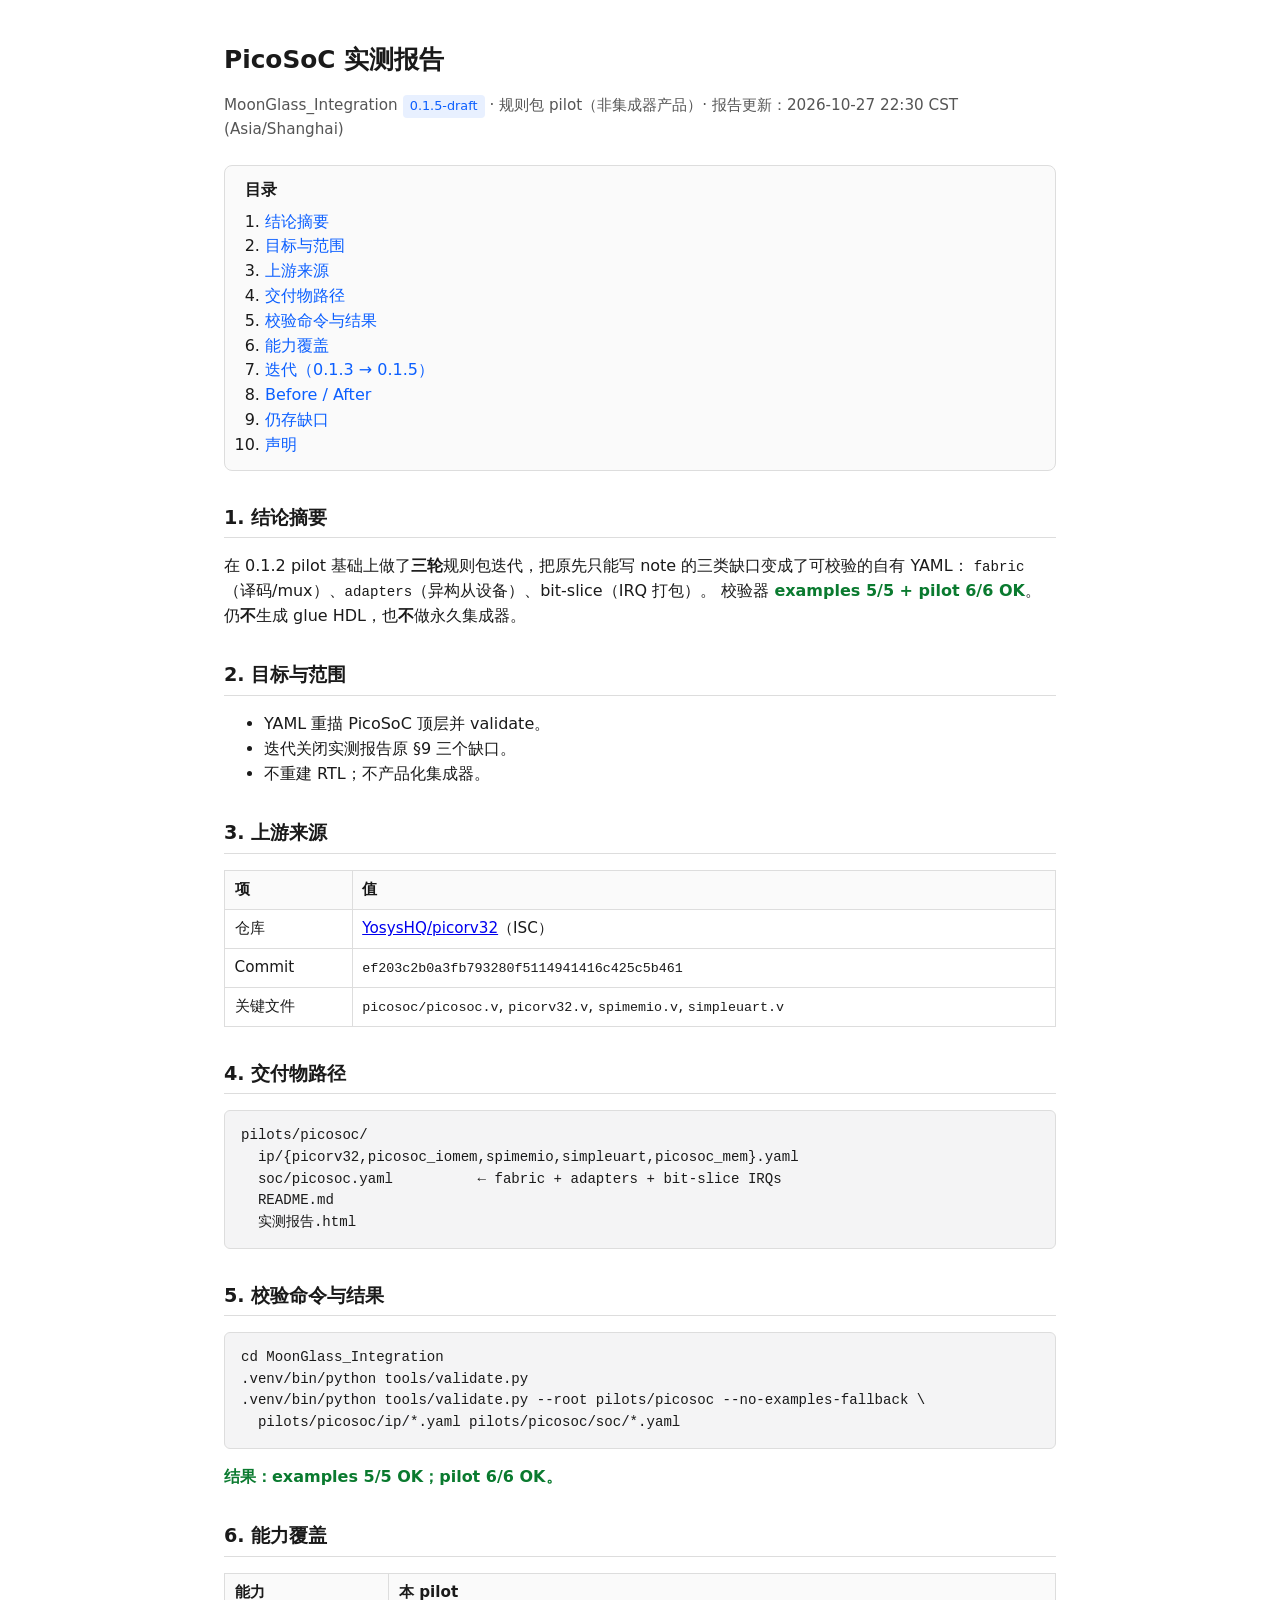
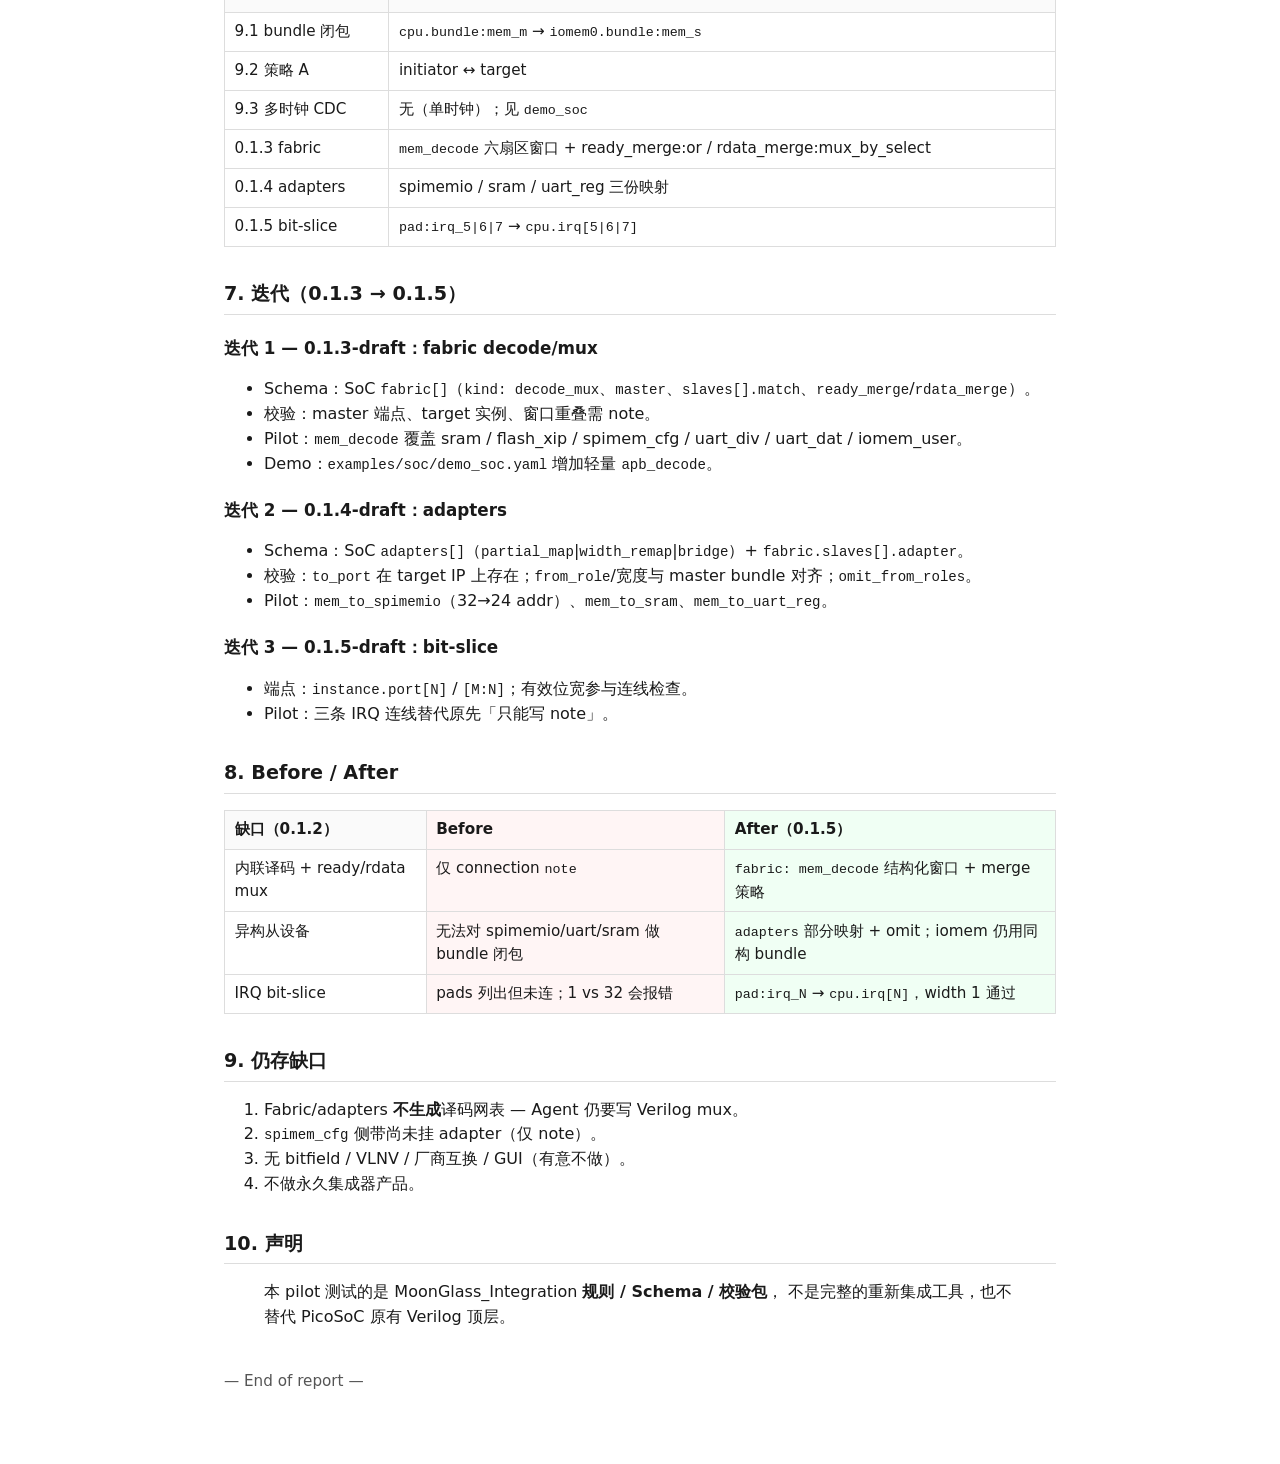
<file: pilots/picosoc/实测报告.html>
<!DOCTYPE html>
<html lang="zh-CN">
<head>
<meta charset="utf-8"/>
<meta name="viewport" content="width=device-width, initial-scale=1"/>
<title>MoonGlass_Integration — PicoSoC 实测报告</title>
<style>
  :root { --fg:#1a1a1a; --muted:#555; --border:#ddd; --bg:#fafafa; --accent:#0b5fff; --ok:#0a7a2f; }
  body { font-family: system-ui, "Segoe UI", "Noto Sans SC", sans-serif; line-height:1.55; color:var(--fg);
         max-width: 52rem; margin: 0 auto; padding: 1.5rem 1.25rem 3rem; }
  h1 { font-size: 1.55rem; margin-bottom: 0.25rem; }
  h2 { font-size: 1.2rem; margin-top: 2rem; border-bottom: 1px solid var(--border); padding-bottom: 0.3rem; }
  h3 { font-size: 1.05rem; margin-top: 1.25rem; }
  .meta { color: var(--muted); font-size: 0.95rem; margin-bottom: 1.5rem; }
  nav.toc { background: var(--bg); border: 1px solid var(--border); border-radius: 8px; padding: 0.75rem 1.25rem; margin: 1rem 0 1.5rem; }
  nav.toc ol { margin: 0.4rem 0 0; padding-left: 1.25rem; }
  nav.toc a { color: var(--accent); text-decoration: none; }
  code, pre { font-family: ui-monospace, "SF Mono", Menlo, Consolas, monospace; font-size: 0.88em; }
  pre { background: #f4f4f5; border: 1px solid var(--border); border-radius: 6px; padding: 0.85rem 1rem; overflow-x: auto; }
  table { border-collapse: collapse; width: 100%; margin: 0.75rem 0; font-size: 0.95rem; }
  th, td { border: 1px solid var(--border); padding: 0.45rem 0.6rem; text-align: left; vertical-align: top; }
  th { background: var(--bg); }
  .ok { color: var(--ok); font-weight: 600; }
  .badge { display:inline-block; background:#e8f0ff; color:#0b5fff; border-radius:4px; padding:0.1rem 0.45rem; font-size:0.8rem; }
  ul.gaps li { margin-bottom: 0.5rem; }
  .before { background:#fff5f5; }
  .after { background:#f0fff4; }
</style>
</head>
<body>

<h1>PicoSoC 实测报告</h1>
<p class="meta">
  MoonGlass_Integration <span class="badge">0.1.5-draft</span> ·
  规则包 pilot（非集成器产品）·
  报告更新：2026-10-27 22:30 CST (Asia/Shanghai)
</p>

<nav class="toc" id="toc">
  <strong>目录</strong>
  <ol>
    <li><a href="#s1">结论摘要</a></li>
    <li><a href="#s2">目标与范围</a></li>
    <li><a href="#s3">上游来源</a></li>
    <li><a href="#s4">交付物路径</a></li>
    <li><a href="#s5">校验命令与结果</a></li>
    <li><a href="#s6">能力覆盖</a></li>
    <li><a href="#s7">迭代（0.1.3 → 0.1.5）</a></li>
    <li><a href="#s8">Before / After</a></li>
    <li><a href="#s9">仍存缺口</a></li>
    <li><a href="#s10">声明</a></li>
  </ol>
</nav>

<h2 id="s1">1. 结论摘要</h2>
<p>
  在 0.1.2 pilot 基础上做了<strong>三轮</strong>规则包迭代，把原先只能写 note 的三类缺口变成了可校验的自有 YAML：
  <code>fabric</code>（译码/mux）、<code>adapters</code>（异构从设备）、bit-slice（IRQ 打包）。
  校验器 <span class="ok">examples 5/5 + pilot 6/6 OK</span>。仍<strong>不</strong>生成 glue HDL，也<strong>不</strong>做永久集成器。
</p>

<h2 id="s2">2. 目标与范围</h2>
<ul>
  <li>YAML 重描 PicoSoC 顶层并 validate。</li>
  <li>迭代关闭实测报告原 §9 三个缺口。</li>
  <li>不重建 RTL；不产品化集成器。</li>
</ul>

<h2 id="s3">3. 上游来源</h2>
<table>
  <tr><th>项</th><th>值</th></tr>
  <tr><td>仓库</td><td><a href="https://github.com/YosysHQ/picorv32">YosysHQ/picorv32</a>（ISC）</td></tr>
  <tr><td>Commit</td><td><code>ef203c2b0a3fb793280f5114941416c425c5b461</code></td></tr>
  <tr><td>关键文件</td><td><code>picosoc/picosoc.v</code>, <code>picorv32.v</code>, <code>spimemio.v</code>, <code>simpleuart.v</code></td></tr>
</table>

<h2 id="s4">4. 交付物路径</h2>
<pre>pilots/picosoc/
  ip/{picorv32,picosoc_iomem,spimemio,simpleuart,picosoc_mem}.yaml
  soc/picosoc.yaml          ← fabric + adapters + bit-slice IRQs
  README.md
  实测报告.html</pre>

<h2 id="s5">5. 校验命令与结果</h2>
<pre>cd MoonGlass_Integration
.venv/bin/python tools/validate.py
.venv/bin/python tools/validate.py --root pilots/picosoc --no-examples-fallback \
  pilots/picosoc/ip/*.yaml pilots/picosoc/soc/*.yaml</pre>
<p class="ok">结果：examples 5/5 OK；pilot 6/6 OK。</p>

<h2 id="s6">6. 能力覆盖</h2>
<table>
  <tr><th>能力</th><th>本 pilot</th></tr>
  <tr><td>9.1 bundle 闭包</td><td><code>cpu.bundle:mem_m</code> → <code>iomem0.bundle:mem_s</code></td></tr>
  <tr><td>9.2 策略 A</td><td>initiator ↔ target</td></tr>
  <tr><td>9.3 多时钟 CDC</td><td>无（单时钟）；见 <code>demo_soc</code></td></tr>
  <tr><td>0.1.3 fabric</td><td><code>mem_decode</code> 六扇区窗口 + ready_merge:or / rdata_merge:mux_by_select</td></tr>
  <tr><td>0.1.4 adapters</td><td>spimemio / sram / uart_reg 三份映射</td></tr>
  <tr><td>0.1.5 bit-slice</td><td><code>pad:irq_5|6|7</code> → <code>cpu.irq[5|6|7]</code></td></tr>
</table>

<h2 id="s7">7. 迭代（0.1.3 → 0.1.5）</h2>

<h3>迭代 1 — 0.1.3-draft：fabric decode/mux</h3>
<ul>
  <li>Schema：SoC <code>fabric[]</code>（<code>kind: decode_mux</code>、<code>master</code>、<code>slaves[].match</code>、<code>ready_merge</code>/<code>rdata_merge</code>）。</li>
  <li>校验：master 端点、target 实例、窗口重叠需 note。</li>
  <li>Pilot：<code>mem_decode</code> 覆盖 sram / flash_xip / spimem_cfg / uart_div / uart_dat / iomem_user。</li>
  <li>Demo：<code>examples/soc/demo_soc.yaml</code> 增加轻量 <code>apb_decode</code>。</li>
</ul>

<h3>迭代 2 — 0.1.4-draft：adapters</h3>
<ul>
  <li>Schema：SoC <code>adapters[]</code>（<code>partial_map</code>|<code>width_remap</code>|<code>bridge</code>）+ <code>fabric.slaves[].adapter</code>。</li>
  <li>校验：<code>to_port</code> 在 target IP 上存在；<code>from_role</code>/宽度与 master bundle 对齐；<code>omit_from_roles</code>。</li>
  <li>Pilot：<code>mem_to_spimemio</code>（32→24 addr）、<code>mem_to_sram</code>、<code>mem_to_uart_reg</code>。</li>
</ul>

<h3>迭代 3 — 0.1.5-draft：bit-slice</h3>
<ul>
  <li>端点：<code>instance.port[N]</code> / <code>[M:N]</code>；有效位宽参与连线检查。</li>
  <li>Pilot：三条 IRQ 连线替代原先「只能写 note」。</li>
</ul>

<h2 id="s8">8. Before / After</h2>
<table>
  <tr><th>缺口（0.1.2）</th><th class="before">Before</th><th class="after">After（0.1.5）</th></tr>
  <tr>
    <td>内联译码 + ready/rdata mux</td>
    <td class="before">仅 connection <code>note</code></td>
    <td class="after"><code>fabric: mem_decode</code> 结构化窗口 + merge 策略</td>
  </tr>
  <tr>
    <td>异构从设备</td>
    <td class="before">无法对 spimemio/uart/sram 做 bundle 闭包</td>
    <td class="after"><code>adapters</code> 部分映射 + omit；iomem 仍用同构 bundle</td>
  </tr>
  <tr>
    <td>IRQ bit-slice</td>
    <td class="before">pads 列出但未连；1 vs 32 会报错</td>
    <td class="after"><code>pad:irq_N</code> → <code>cpu.irq[N]</code>，width 1 通过</td>
  </tr>
</table>

<h2 id="s9">9. 仍存缺口</h2>
<ol class="gaps">
  <li>Fabric/adapters <strong>不生成</strong>译码网表 — Agent 仍要写 Verilog mux。</li>
  <li><code>spimem_cfg</code> 侧带尚未挂 adapter（仅 note）。</li>
  <li>无 bitfield / VLNV / 厂商互换 / GUI（有意不做）。</li>
  <li>不做永久集成器产品。</li>
</ol>

<h2 id="s10">10. 声明</h2>
<blockquote>
  本 pilot 测试的是 MoonGlass_Integration <strong>规则 / Schema / 校验包</strong>，
  不是完整的重新集成工具，也不替代 PicoSoC 原有 Verilog 顶层。
</blockquote>

<p class="meta" style="margin-top:2.5rem;">— End of report —</p>
</body>
</html>
</file>
<file: docs/comic.css>
/* MoonGlass_Integration comic strip — mobile-first */
:root {
  --ink: #1a1a2e;
  --paper: #fff8f0;
  --panel: #ffffff;
  --accent: #ff6b35;
  --accent2: #4ecdc4;
  --accent3: #ffe66d;
  --accent4: #7c5cff;
  --bubble: #fffef5;
  --muted: #5a5a72;
  --ok: #2ecc71;
  --warn: #e74c3c;
  --shadow: 4px 4px 0 #1a1a2e;
  --radius: 12px;
  --font-display: "Comic Neue", "Noto Sans SC", "PingFang SC", "Microsoft YaHei", sans-serif;
  --font-body: "Noto Sans SC", "PingFang SC", "Microsoft YaHei", system-ui, sans-serif;
}

* { box-sizing: border-box; margin: 0; padding: 0; }

html { scroll-behavior: smooth; }

body {
  font-family: var(--font-body);
  background:
    radial-gradient(circle at 12% 18%, #ffe8d6 0%, transparent 42%),
    radial-gradient(circle at 88% 12%, #d4f5f0 0%, transparent 40%),
    radial-gradient(circle at 50% 90%, #e8e0ff 0%, transparent 45%),
    var(--paper);
  color: var(--ink);
  line-height: 1.55;
  min-height: 100vh;
}

a { color: var(--accent4); font-weight: 600; }
a:hover { color: var(--accent); }

.wrap {
  max-width: 920px;
  margin: 0 auto;
  padding: 1.25rem 1rem 3rem;
}

/* Hero */
.hero {
  text-align: center;
  padding: 1.5rem 1rem 1rem;
  position: relative;
}

.hero-badge {
  display: inline-block;
  background: var(--accent3);
  border: 3px solid var(--ink);
  border-radius: 999px;
  padding: 0.25rem 0.9rem;
  font-size: 0.85rem;
  font-weight: 700;
  box-shadow: 3px 3px 0 var(--ink);
  margin-bottom: 0.75rem;
}

.hero h1 {
  font-family: var(--font-display);
  font-size: clamp(1.6rem, 5vw, 2.6rem);
  letter-spacing: -0.02em;
  line-height: 1.2;
  margin-bottom: 0.4rem;
}

.hero h1 .slash {
  color: var(--accent);
  font-weight: 800;
}

.hero .tagline {
  font-size: clamp(0.95rem, 2.5vw, 1.15rem);
  color: var(--muted);
  max-width: 36em;
  margin: 0.5rem auto 1rem;
}

.hero .wink {
  font-size: 0.8rem;
  color: var(--muted);
  opacity: 0.85;
  font-style: italic;
}

.cta-row {
  display: flex;
  flex-wrap: wrap;
  gap: 0.6rem;
  justify-content: center;
  margin-top: 1.1rem;
}

.btn {
  display: inline-flex;
  align-items: center;
  gap: 0.4rem;
  padding: 0.55rem 1rem;
  border: 3px solid var(--ink);
  border-radius: 999px;
  background: var(--accent);
  color: #fff !important;
  text-decoration: none !important;
  font-weight: 700;
  font-size: 0.92rem;
  box-shadow: var(--shadow);
  transition: transform 0.12s ease, box-shadow 0.12s ease;
}
.btn:hover { transform: translate(-1px, -1px); box-shadow: 5px 5px 0 var(--ink); }
.btn.secondary { background: var(--accent2); color: var(--ink) !important; }
.btn.ghost { background: var(--panel); color: var(--ink) !important; }
.btn.purple { background: var(--accent4); }

/* Strip */
.strip-title {
  font-family: var(--font-display);
  font-size: 1.15rem;
  text-align: center;
  margin: 1.75rem 0 1rem;
  display: flex;
  align-items: center;
  gap: 0.75rem;
  justify-content: center;
}
.strip-title::before,
.strip-title::after {
  content: "";
  height: 3px;
  width: 48px;
  background: var(--ink);
  border-radius: 2px;
}

.comic {
  display: flex;
  flex-direction: column;
  gap: 1.1rem;
}

.panel {
  background: var(--panel);
  border: 4px solid var(--ink);
  border-radius: var(--radius);
  box-shadow: var(--shadow);
  overflow: hidden;
  display: grid;
  grid-template-columns: 1fr;
}

@media (min-width: 640px) {
  .panel {
    grid-template-columns: 200px 1fr;
    min-height: 180px;
  }
  .panel.reverse { grid-template-columns: 1fr 200px; }
  .panel.reverse .art { order: 2; }
  .panel.reverse .story { order: 1; }
}

.panel .art {
  background: linear-gradient(145deg, #f0f4ff, #fff5eb);
  border-bottom: 4px solid var(--ink);
  display: flex;
  align-items: center;
  justify-content: center;
  padding: 0.75rem;
  min-height: 160px;
  position: relative;
}
@media (min-width: 640px) {
  .panel .art {
    border-bottom: none;
    border-right: 4px solid var(--ink);
  }
  .panel.reverse .art {
    border-right: none;
    border-left: 4px solid var(--ink);
  }
}

.panel .art svg {
  width: 100%;
  max-width: 180px;
  height: auto;
}

.panel-num {
  position: absolute;
  top: 8px;
  left: 8px;
  background: var(--ink);
  color: #fff;
  font-weight: 800;
  font-size: 0.75rem;
  width: 1.6rem;
  height: 1.6rem;
  border-radius: 50%;
  display: flex;
  align-items: center;
  justify-content: center;
}

.panel .story {
  padding: 1rem 1.1rem 1.15rem;
  display: flex;
  flex-direction: column;
  justify-content: center;
  gap: 0.55rem;
}

.bubble {
  background: var(--bubble);
  border: 2.5px solid var(--ink);
  border-radius: 18px 18px 18px 4px;
  padding: 0.65rem 0.85rem;
  position: relative;
  font-size: 0.98rem;
}
.bubble.right {
  border-radius: 18px 18px 4px 18px;
  align-self: flex-end;
}
.bubble .en {
  display: block;
  margin-top: 0.25rem;
  font-size: 0.82rem;
  color: var(--muted);
  font-style: italic;
}

.caption {
  font-size: 0.88rem;
  color: var(--muted);
  border-left: 3px solid var(--accent2);
  padding-left: 0.65rem;
}

.panel.chaos .art { background: linear-gradient(145deg, #ffe0e0, #fff0d0); }
.panel.yaml .art { background: linear-gradient(145deg, #e0f0ff, #e8ffe8); }
.panel.agent .art { background: linear-gradient(145deg, #efe0ff, #e0f8ff); }
.panel.gate .art { background: linear-gradient(145deg, #e0ffe8, #fffde0); }
.panel.cameo .art { background: linear-gradient(145deg, #ffe8f0, #e8f0ff); }
.panel.why .art { background: linear-gradient(145deg, #e8ecff, #fff0e8); }
.panel.boundary .art { background: linear-gradient(145deg, #fff0e0, #e0ffe8); }
.panel.cta-panel .art { background: linear-gradient(145deg, #ffe66d33, #4ecdc433); }

/* Footer CTA card */
.finale {
  margin-top: 1.5rem;
  background: var(--panel);
  border: 4px solid var(--ink);
  border-radius: var(--radius);
  box-shadow: var(--shadow);
  padding: 1.35rem 1.2rem;
  text-align: center;
}
.finale h2 {
  font-family: var(--font-display);
  font-size: 1.35rem;
  margin-bottom: 0.4rem;
}
.finale p { color: var(--muted); margin-bottom: 1rem; font-size: 0.95rem; }

.links-grid {
  display: grid;
  gap: 0.55rem;
  grid-template-columns: 1fr;
  text-align: left;
  max-width: 520px;
  margin: 0 auto 1rem;
}
@media (min-width: 520px) {
  .links-grid { grid-template-columns: 1fr 1fr; }
}
.links-grid a {
  display: block;
  padding: 0.55rem 0.75rem;
  border: 2.5px solid var(--ink);
  border-radius: 10px;
  background: #fff;
  text-decoration: none;
  color: var(--ink);
  font-size: 0.88rem;
  transition: background 0.12s;
}
.links-grid a:hover { background: var(--accent3); }
.links-grid a strong { display: block; font-size: 0.95rem; }

.footer {
  text-align: center;
  margin-top: 2rem;
  font-size: 0.78rem;
  color: var(--muted);
}
.footer code {
  background: #eee;
  padding: 0.1rem 0.35rem;
  border-radius: 4px;
  font-size: 0.85em;
}

/* Decorative sparkles */
.spark {
  display: inline-block;
  animation: pop 1.6s ease-in-out infinite;
}
@keyframes pop {
  0%, 100% { transform: scale(1); }
  50% { transform: scale(1.15); }
}
</file>
